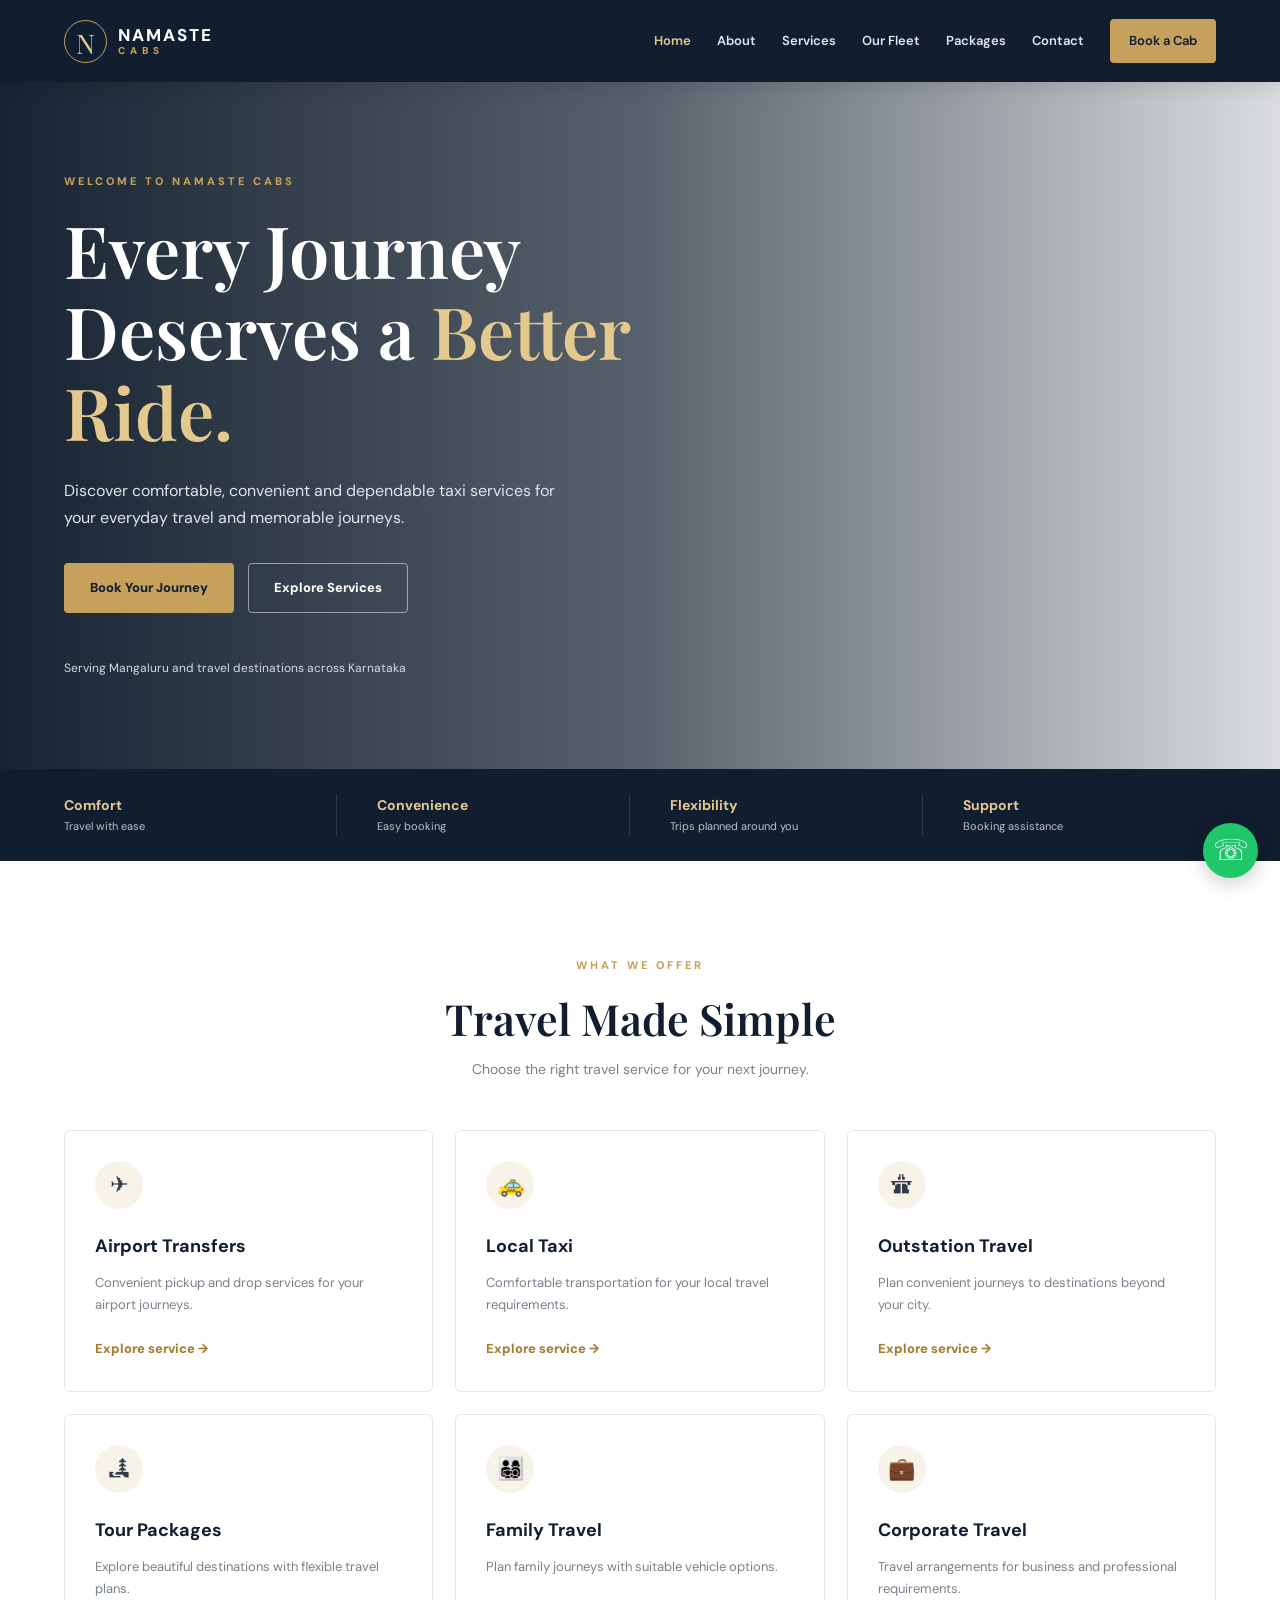
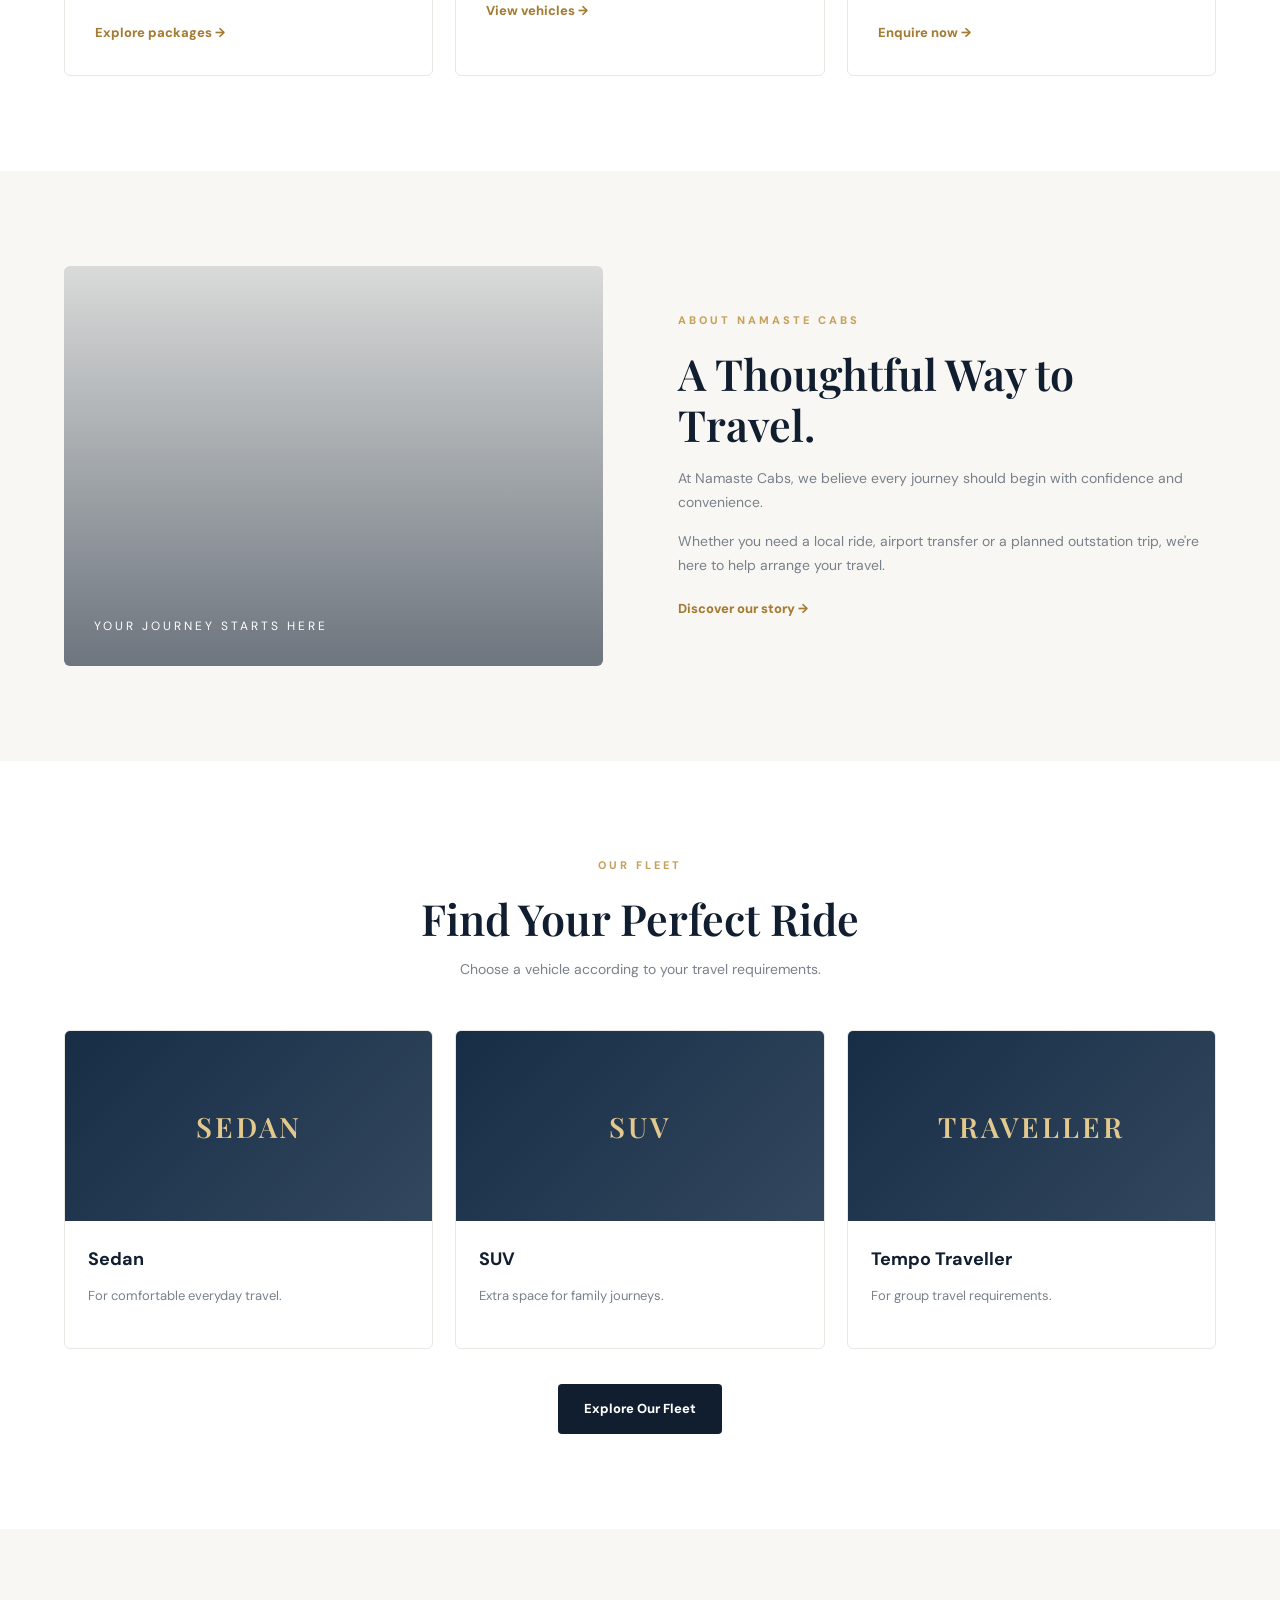
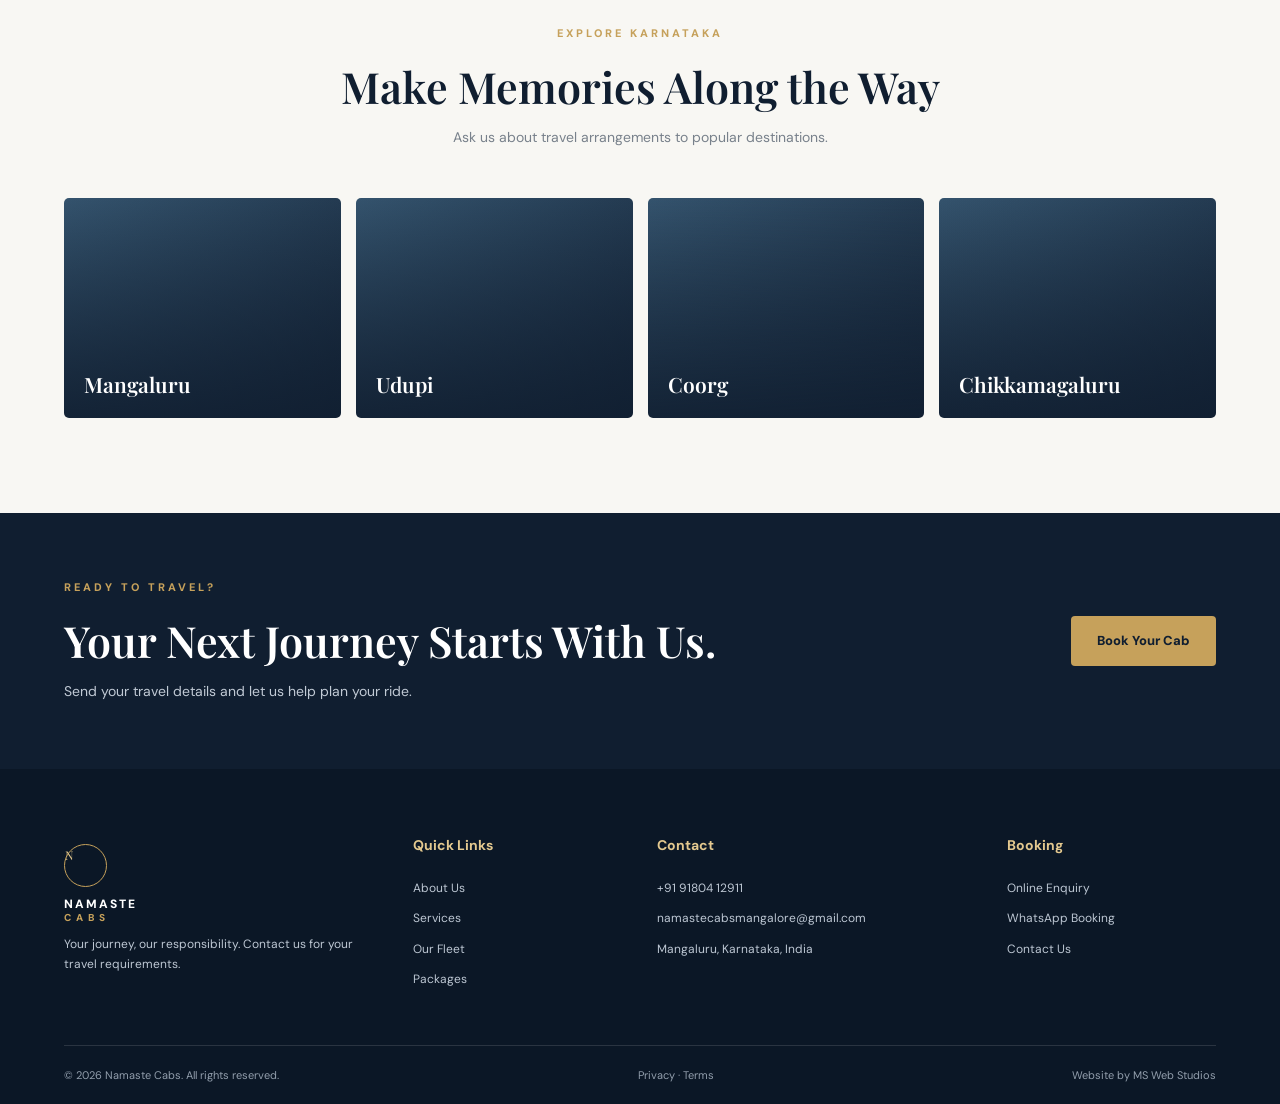
<file: index.html>
<!DOCTYPE html>
<html lang="en">
<head>
  <meta charset="UTF-8">
  <meta name="viewport" content="width=device-width, initial-scale=1.0">

  <title>Namaste Cabs | Premium Taxi Service in Mangaluru</title>
  <meta name="description" content="Book comfortable taxi services in Mangaluru for airport transfers, local travel, outstation journeys and Karnataka tours. Contact Namaste Cabs.">
  <meta name="keywords" content="Mangalore taxi service, Mangaluru cab service, airport taxi Mangalore, outstation taxi, Karnataka tours">
  <meta name="author" content="Namaste Cabs">
  <meta name="theme-color" content="#101e30">
  <link rel="canonical" href="https://namastecabs.co.in/">

  <meta property="og:title" content="Namaste Cabs | Premium Taxi Service">
  <meta property="og:description" content="Travel comfortably with Namaste Cabs. Book your next journey today.">
  <meta property="og:type" content="website">
  <meta property="og:url" content="https://namastecabs.co.in/">

  <link rel="preconnect" href="https://fonts.googleapis.com">
  <link rel="preconnect" href="https://fonts.gstatic.com" crossorigin>
  <link href="https://fonts.googleapis.com/css2?family=DM+Sans:wght@400;500;600;700;800&family=Playfair+Display:wght@500;600;700&display=swap" rel="stylesheet">

  <link rel="stylesheet" href="css/style.css">

  <script type="application/ld+json">
  {
    "@context": "https://schema.org",
    "@type": "TaxiService",
    "name": "Namaste Cabs",
    "url": "https://namastecabs.co.in/",
    "telephone": "+919180412911",
    "email": "namastecabsmangalore@gmail.com",
    "areaServed": {
      "@type": "City",
      "name": "Mangaluru"
    },
    "address": {
      "@type": "PostalAddress",
      "addressLocality": "Mangaluru",
      "addressRegion": "Karnataka",
      "addressCountry": "IN"
    }
  }
  </script>
</head>

<body>

<header class="header">
  <div class="container nav-container">
    <a href="index.html" class="brand">
      <span class="brand-symbol">N</span>
      <span class="brand-name">NAMASTE <small>CABS</small></span>
    </a>

    <button class="menu-toggle" id="menuToggle" aria-label="Toggle navigation" aria-expanded="false">
      <span></span><span></span><span></span>
    </button>

    <nav class="nav" id="mainNav">
      <a href="index.html" class="active">Home</a>
      <a href="about.html">About</a>
      <a href="services.html">Services</a>
      <a href="fleet.html">Our Fleet</a>
      <a href="packages.html">Packages</a>
      <a href="contact.html">Contact</a>
      <a href="booking.html" class="nav-book">Book a Cab</a>
    </nav>
  </div>
</header>

<main>

<section class="hero">
  <div class="hero-overlay"></div>
  <div class="container hero-content">
    <span class="eyebrow">WELCOME TO NAMASTE CABS</span>
    <h1>Every Journey<br>Deserves a <span>Better Ride.</span></h1>
    <p>Discover comfortable, convenient and dependable taxi services for your everyday travel and memorable journeys.</p>
    <div class="hero-buttons">
      <a href="booking.html" class="btn btn-gold">Book Your Journey</a>
      <a href="services.html" class="btn btn-outline">Explore Services</a>
    </div>
    <div class="hero-note">Serving Mangaluru and travel destinations across Karnataka</div>
  </div>
</section>

<section class="trust-strip">
  <div class="container trust-grid">
    <div><strong>Comfort</strong><span>Travel with ease</span></div>
    <div><strong>Convenience</strong><span>Easy booking</span></div>
    <div><strong>Flexibility</strong><span>Trips planned around you</span></div>
    <div><strong>Support</strong><span>Booking assistance</span></div>
  </div>
</section>

<section class="section">
  <div class="container">
    <div class="section-heading">
      <span class="eyebrow">WHAT WE OFFER</span>
      <h2>Travel Made Simple</h2>
      <p>Choose the right travel service for your next journey.</p>
    </div>

    <div class="grid-3">
      <article class="service-card">
        <div class="card-icon">✈</div>
        <h3>Airport Transfers</h3>
        <p>Convenient pickup and drop services for your airport journeys.</p>
        <a href="services.html">Explore service →</a>
      </article>

      <article class="service-card">
        <div class="card-icon">🚕</div>
        <h3>Local Taxi</h3>
        <p>Comfortable transportation for your local travel requirements.</p>
        <a href="services.html">Explore service →</a>
      </article>

      <article class="service-card">
        <div class="card-icon">🛣</div>
        <h3>Outstation Travel</h3>
        <p>Plan convenient journeys to destinations beyond your city.</p>
        <a href="services.html">Explore service →</a>
      </article>

      <article class="service-card">
        <div class="card-icon">🏞</div>
        <h3>Tour Packages</h3>
        <p>Explore beautiful destinations with flexible travel plans.</p>
        <a href="packages.html">Explore packages →</a>
      </article>

      <article class="service-card">
        <div class="card-icon">👨‍👩‍👧‍👦</div>
        <h3>Family Travel</h3>
        <p>Plan family journeys with suitable vehicle options.</p>
        <a href="fleet.html">View vehicles →</a>
      </article>

      <article class="service-card">
        <div class="card-icon">💼</div>
        <h3>Corporate Travel</h3>
        <p>Travel arrangements for business and professional requirements.</p>
        <a href="contact.html">Enquire now →</a>
      </article>
    </div>
  </div>
</section>

<section class="section about-preview">
  <div class="container split">
    <div class="about-visual">
      <div class="about-image">
        <span>YOUR JOURNEY STARTS HERE</span>
      </div>
    </div>
    <div class="about-copy">
      <span class="eyebrow">ABOUT NAMASTE CABS</span>
      <h2>A Thoughtful Way to Travel.</h2>
      <p>At Namaste Cabs, we believe every journey should begin with confidence and convenience.</p>
      <p>Whether you need a local ride, airport transfer or a planned outstation trip, we're here to help arrange your travel.</p>
      <a href="about.html" class="text-link">Discover our story →</a>
    </div>
  </div>
</section>

<section class="section fleet-preview">
  <div class="container">
    <div class="section-heading">
      <span class="eyebrow">OUR FLEET</span>
      <h2>Find Your Perfect Ride</h2>
      <p>Choose a vehicle according to your travel requirements.</p>
    </div>
    <div class="grid-3">
      <article class="fleet-card">
        <div class="fleet-placeholder">SEDAN</div>
        <div class="fleet-info"><h3>Sedan</h3><p>For comfortable everyday travel.</p></div>
      </article>
      <article class="fleet-card">
        <div class="fleet-placeholder">SUV</div>
        <div class="fleet-info"><h3>SUV</h3><p>Extra space for family journeys.</p></div>
      </article>
      <article class="fleet-card">
        <div class="fleet-placeholder">TRAVELLER</div>
        <div class="fleet-info"><h3>Tempo Traveller</h3><p>For group travel requirements.</p></div>
      </article>
    </div>
    <div class="center"><a href="fleet.html" class="btn btn-dark">Explore Our Fleet</a></div>
  </div>
</section>

<section class="section destination-section">
  <div class="container">
    <div class="section-heading">
      <span class="eyebrow">EXPLORE KARNATAKA</span>
      <h2>Make Memories Along the Way</h2>
      <p>Ask us about travel arrangements to popular destinations.</p>
    </div>
    <div class="destination-grid">
      <div class="destination"><span>Mangaluru</span></div>
      <div class="destination"><span>Udupi</span></div>
      <div class="destination"><span>Coorg</span></div>
      <div class="destination"><span>Chikkamagaluru</span></div>
    </div>
  </div>
</section>

<section class="booking-banner">
  <div class="container banner-content">
    <div>
      <span class="eyebrow">READY TO TRAVEL?</span>
      <h2>Your Next Journey Starts With Us.</h2>
      <p>Send your travel details and let us help plan your ride.</p>
    </div>
    <a href="booking.html" class="btn btn-gold">Book Your Cab</a>
  </div>
</section>

</main>

<footer class="footer">
  <div class="container footer-grid">
    <div>
      <a href="index.html" class="brand footer-brand">
        <span class="brand-symbol">N</span>
        <span class="brand-name">NAMASTE <small>CABS</small></span>
      </a>
      <p>Your journey, our responsibility. Contact us for your travel requirements.</p>
    </div>
    <div>
      <h3>Quick Links</h3>
      <a href="about.html">About Us</a>
      <a href="services.html">Services</a>
      <a href="fleet.html">Our Fleet</a>
      <a href="packages.html">Packages</a>
    </div>
    <div>
      <h3>Contact</h3>
      <a href="tel:+919180412911">+91 91804 12911</a>
      <a href="mailto:namastecabsmangalore@gmail.com">namastecabsmangalore@gmail.com</a>
      <span>Mangaluru, Karnataka, India</span>
    </div>
    <div>
      <h3>Booking</h3>
      <a href="booking.html">Online Enquiry</a>
      <a href="https://wa.me/919180412911" target="_blank" rel="noopener">WhatsApp Booking</a>
      <a href="contact.html">Contact Us</a>
    </div>
  </div>
  <div class="container footer-bottom">
    <span>© <span id="year"></span> Namaste Cabs. All rights reserved.</span>
    <span><a href="privacy-policy.html">Privacy</a> · <a href="terms.html">Terms</a></span>
    <span>Website by MS Web Studios</span>
  </div>
</footer>

<a class="whatsapp-float" href="https://wa.me/919180412911?text=Hello%20Namaste%20Cabs%2C%20I%20need%20a%20taxi." target="_blank" rel="noopener" aria-label="Chat on WhatsApp">☏</a>

<script src="js/script.js"></script>
</body>
</html>
</file>
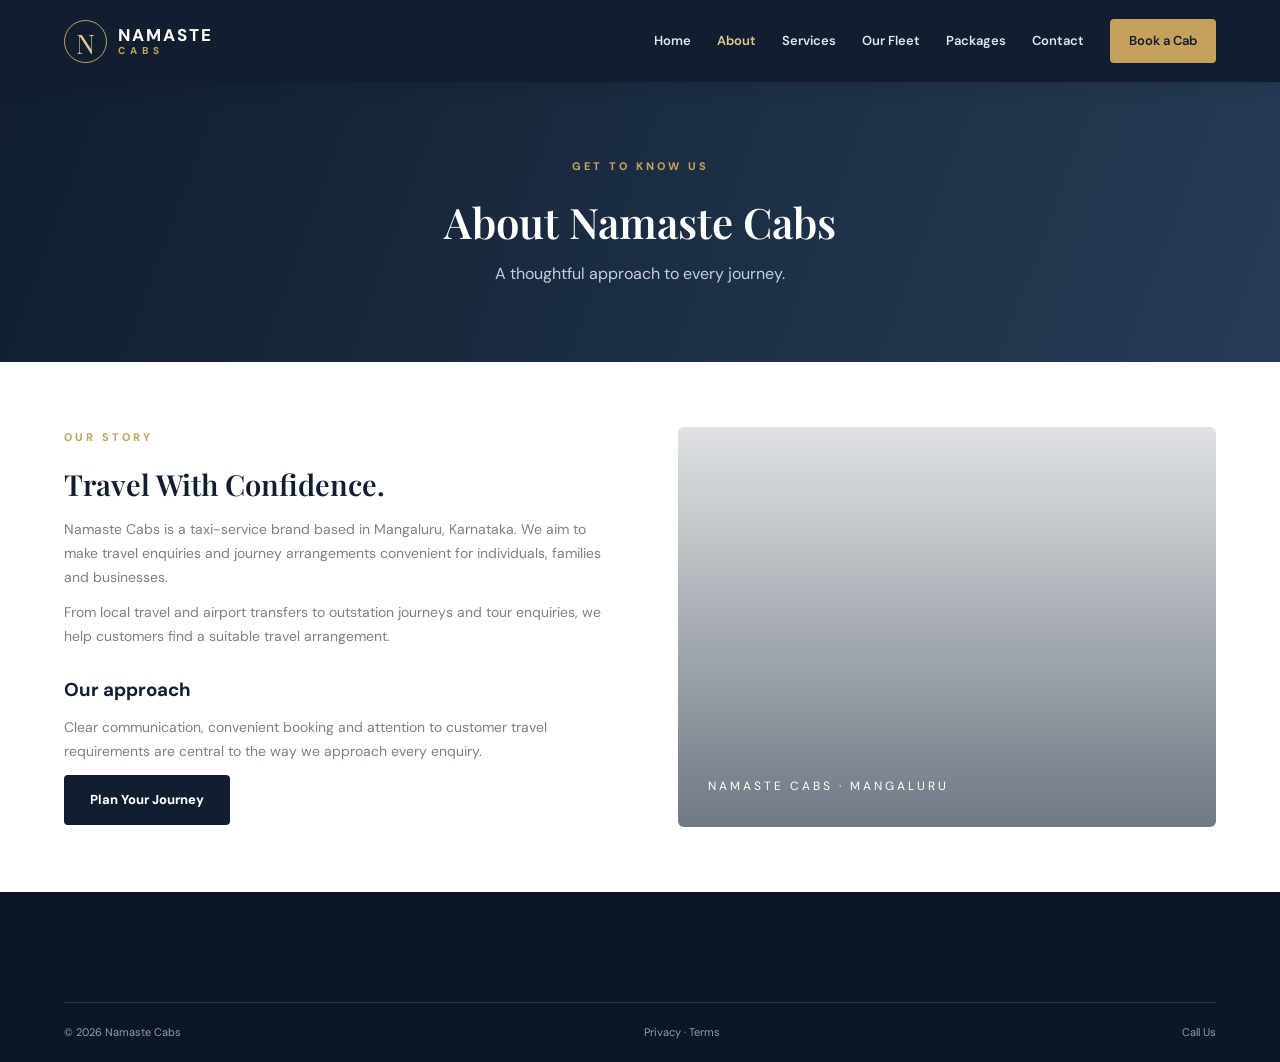
<file: about.html>
<!DOCTYPE html>
<html lang="en">
<head>
<meta charset="UTF-8">
<meta name="viewport" content="width=device-width,initial-scale=1">
<title>About Namaste Cabs | Mangaluru</title>
<meta name="description" content="Learn about Namaste Cabs and our approach to comfortable and convenient taxi travel in Mangaluru, Karnataka.">
<link rel="canonical" href="https://namastecabs.co.in/about.html">
<link href="https://fonts.googleapis.com/css2?family=DM+Sans:wght@400;600;700&family=Playfair+Display:wght@600;700&display=swap" rel="stylesheet">
<link rel="stylesheet" href="css/style.css">
</head>
<body>
<header class="header"><div class="container nav-container">
<a href="index.html" class="brand"><span class="brand-symbol">N</span><span class="brand-name">NAMASTE <small>CABS</small></span></a>
<button class="menu-toggle" id="menuToggle" aria-label="Toggle navigation"><span></span><span></span><span></span></button>
<nav class="nav" id="mainNav">
<a href="index.html">Home</a><a href="about.html" class="active">About</a><a href="services.html">Services</a><a href="fleet.html">Our Fleet</a><a href="packages.html">Packages</a><a href="contact.html">Contact</a><a href="booking.html" class="nav-book">Book a Cab</a>
</nav></div></header>
<section class="page-hero"><div class="container"><span class="eyebrow">GET TO KNOW US</span><h1>About Namaste Cabs</h1><p>A thoughtful approach to every journey.</p></div></section>
<section class="content-section"><div class="container split">
<div><span class="eyebrow">OUR STORY</span><h2>Travel With Confidence.</h2>
<p>Namaste Cabs is a taxi-service brand based in Mangaluru, Karnataka. We aim to make travel enquiries and journey arrangements convenient for individuals, families and businesses.</p>
<p>From local travel and airport transfers to outstation journeys and tour enquiries, we help customers find a suitable travel arrangement.</p>
<h3>Our approach</h3>
<p>Clear communication, convenient booking and attention to customer travel requirements are central to the way we approach every enquiry.</p>
<a href="booking.html" class="btn btn-dark">Plan Your Journey</a></div>
<div class="about-image"><span>NAMASTE CABS · MANGALURU</span></div>
</div></section>
<footer class="footer"><div class="container footer-bottom"><span>© <span id="year"></span> Namaste Cabs</span><span><a href="privacy-policy.html">Privacy</a> · <a href="terms.html">Terms</a></span><a href="tel:+919180412911">Call Us</a></div></footer>
<script src="js/script.js"></script>
</body></html>
</file>
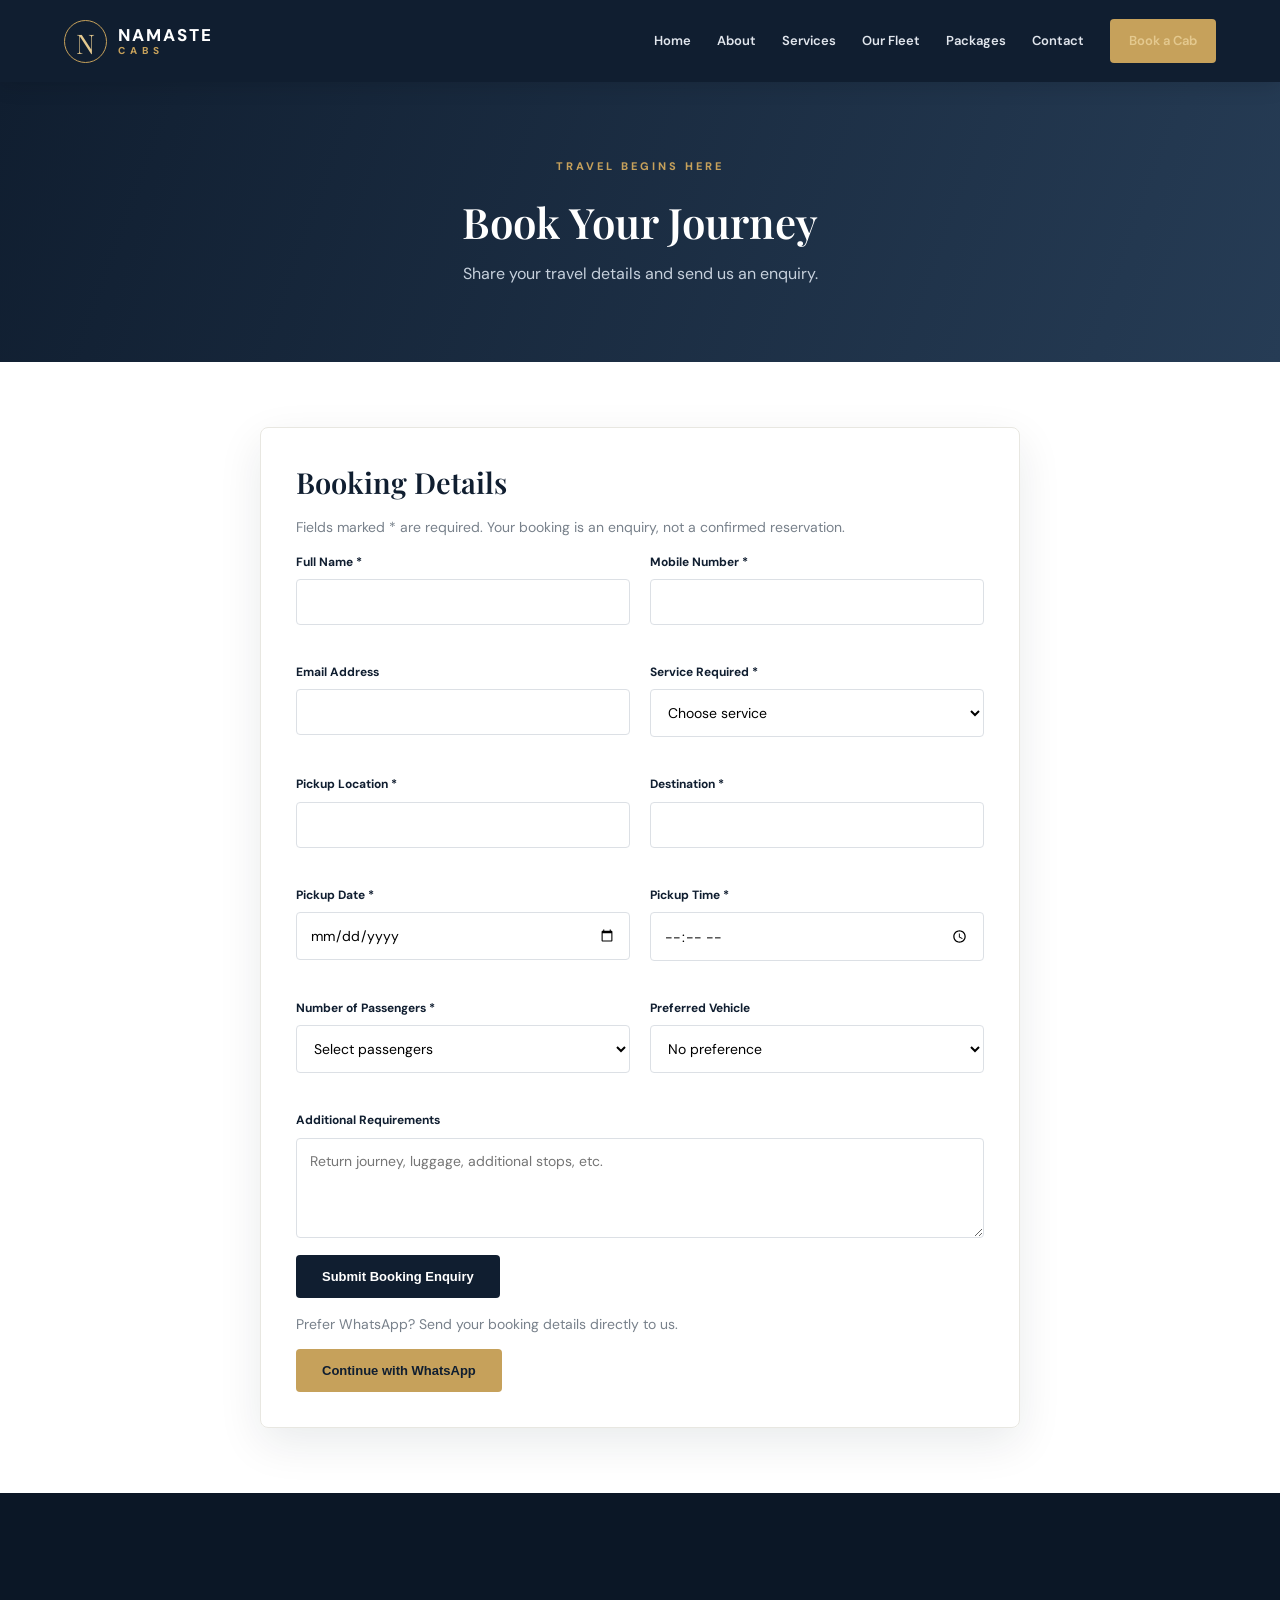
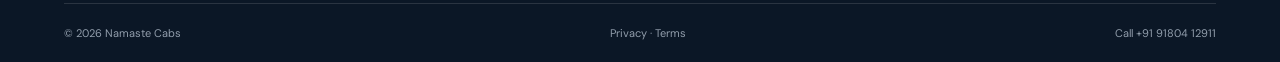
<file: booking.html>
<!DOCTYPE html>
<html lang="en">
<head>
  <meta charset="UTF-8">
  <meta name="viewport" content="width=device-width, initial-scale=1">
  <title>Book a Taxi | Namaste Cabs Mangaluru</title>
  <meta name="description" content="Book a taxi with Namaste Cabs in Mangaluru. Send your pickup, destination and travel details online or through WhatsApp.">
  <link rel="canonical" href="https://namastecabs.co.in/booking.html">
  <link href="https://fonts.googleapis.com/css2?family=DM+Sans:wght@400;600;700&family=Playfair+Display:wght@600;700&display=swap" rel="stylesheet">
  <link rel="stylesheet" href="css/style.css">
</head>
<body>

<header class="header">
  <div class="container nav-container">
    <a href="index.html" class="brand">
      <span class="brand-symbol">N</span>
      <span class="brand-name">NAMASTE <small>CABS</small></span>
    </a>
    <button class="menu-toggle" id="menuToggle" aria-label="Toggle navigation" aria-expanded="false"><span></span><span></span><span></span></button>
    <nav class="nav" id="mainNav">
      <a href="index.html">Home</a>
      <a href="about.html">About</a>
      <a href="services.html">Services</a>
      <a href="fleet.html">Our Fleet</a>
      <a href="packages.html">Packages</a>
      <a href="contact.html">Contact</a>
      <a href="booking.html" class="nav-book active">Book a Cab</a>
    </nav>
  </div>
</header>

<section class="page-hero">
  <div class="container">
    <span class="eyebrow">TRAVEL BEGINS HERE</span>
    <h1>Book Your Journey</h1>
    <p>Share your travel details and send us an enquiry.</p>
  </div>
</section>

<section class="content-section">
  <div class="container">
    <form class="form-card" id="bookingForm">
      <input type="hidden" name="_subject" value="New Namaste Cabs Booking Enquiry">
      <input type="hidden" name="_template" value="table">

      <h2>Booking Details</h2>
      <p>Fields marked * are required. Your booking is an enquiry, not a confirmed reservation.</p>

      <div class="form-grid">
        <div class="form-group">
          <label for="name">Full Name *</label>
          <input id="name" name="Customer Name" required maxlength="80" autocomplete="name">
        </div>

        <div class="form-group">
          <label for="phone">Mobile Number *</label>
          <input id="phone" name="Mobile Number" type="tel" required maxlength="15" autocomplete="tel" pattern="[0-9+ -]{8,15}">
        </div>

        <div class="form-group">
          <label for="email">Email Address</label>
          <input id="email" name="Email" type="email" autocomplete="email">
        </div>

        <div class="form-group">
          <label for="service">Service Required *</label>
          <select id="service" name="Service Required" required>
            <option value="">Choose service</option>
            <option>Local Taxi</option>
            <option>Airport Pickup</option>
            <option>Airport Drop</option>
            <option>Railway Station Transfer</option>
            <option>Outstation Travel</option>
            <option>Tour Package</option>
            <option>Corporate Travel</option>
            <option>Other</option>
          </select>
        </div>

        <div class="form-group">
          <label for="pickup">Pickup Location *</label>
          <input id="pickup" name="Pickup Location" required>
        </div>

        <div class="form-group">
          <label for="destination">Destination *</label>
          <input id="destination" name="Destination" required>
        </div>

        <div class="form-group">
          <label for="date">Pickup Date *</label>
          <input id="date" name="Pickup Date" type="date" required>
        </div>

        <div class="form-group">
          <label for="time">Pickup Time *</label>
          <input id="time" name="Pickup Time" type="time" required>
        </div>

        <div class="form-group">
          <label for="passengers">Number of Passengers *</label>
          <select id="passengers" name="Passengers" required>
            <option value="">Select passengers</option>
            <option>1</option><option>2</option><option>3</option>
            <option>4</option><option>5</option><option>6</option>
            <option>7</option><option>8</option><option>9</option>
            <option>10+</option>
          </select>
        </div>

        <div class="form-group">
          <label for="vehicle">Preferred Vehicle</label>
          <select id="vehicle" name="Preferred Vehicle">
            <option>No preference</option>
            <option>Sedan</option>
            <option>SUV</option>
            <option>Tempo Traveller</option>
          </select>
        </div>

        <div class="form-group full-width">
          <label for="message">Additional Requirements</label>
          <textarea id="message" name="Additional Requirements" maxlength="1000" placeholder="Return journey, luggage, additional stops, etc."></textarea>
        </div>
      </div>

      <button type="submit" class="btn btn-dark">Submit Booking Enquiry</button>
      <p id="formMessage" class="form-message" aria-live="polite"></p>

      <div class="divider"></div>
      <p>Prefer WhatsApp? Send your booking details directly to us.</p>
      <button type="button" id="whatsappBooking" class="btn btn-gold">Continue with WhatsApp</button>
    </form>
  </div>
</section>

<footer class="footer">
  <div class="container footer-bottom">
    <span>© <span id="year"></span> Namaste Cabs</span>
    <span><a href="privacy-policy.html">Privacy</a> · <a href="terms.html">Terms</a></span>
    <a href="tel:+919180412911">Call +91 91804 12911</a>
  </div>
</footer>

<script src="js/script.js"></script>
<script>
document.getElementById("date").min = new Date().toLocaleDateString("en-CA");

document.getElementById("whatsappBooking").addEventListener("click", () => {
  const form = document.getElementById("bookingForm");

  if (!form.reportValidity()) return;

  const data = new FormData(form);
  let message = "Hello Namaste Cabs! I would like to enquire about a booking.\n\n";

  for (const [key, value] of data.entries()) {
    if (value && !key.startsWith("_")) {
      message += key + ": " + value + "\n";
    }
  }

  window.open(
    "https://wa.me/919180412911?text=" + encodeURIComponent(message),
    "_blank",
    "noopener"
  );
});
</script>
</body>
</html>
</file>
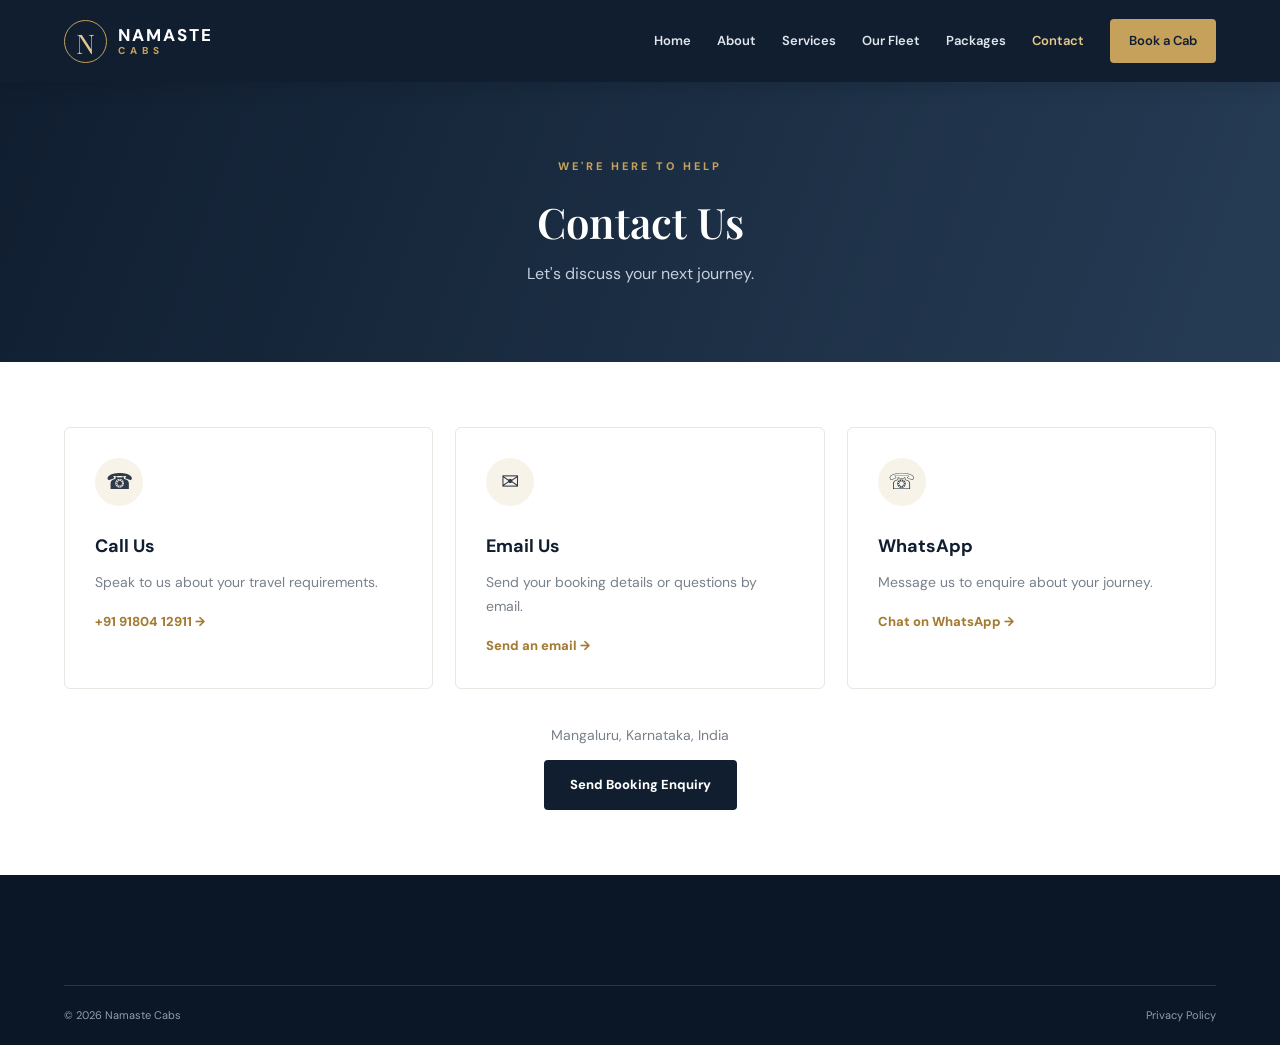
<file: contact.html>
<!DOCTYPE html>
<html lang="en">
<head>
<meta charset="UTF-8"><meta name="viewport" content="width=device-width,initial-scale=1">
<title>Contact Namaste Cabs | Mangaluru</title>
<meta name="description" content="Contact Namaste Cabs for taxi booking, airport transfers, local travel and tour enquiries in Mangaluru.">
<link rel="canonical" href="https://namastecabs.co.in/contact.html">
<link href="https://fonts.googleapis.com/css2?family=DM+Sans:wght@400;600;700&family=Playfair+Display:wght@600;700&display=swap" rel="stylesheet"><link rel="stylesheet" href="css/style.css">
</head>
<body>
<header class="header"><div class="container nav-container"><a href="index.html" class="brand"><span class="brand-symbol">N</span><span class="brand-name">NAMASTE <small>CABS</small></span></a><button class="menu-toggle" id="menuToggle" aria-label="Toggle navigation"><span></span><span></span><span></span></button><nav class="nav" id="mainNav"><a href="index.html">Home</a><a href="about.html">About</a><a href="services.html">Services</a><a href="fleet.html">Our Fleet</a><a href="packages.html">Packages</a><a href="contact.html" class="active">Contact</a><a href="booking.html" class="nav-book">Book a Cab</a></nav></div></header>
<section class="page-hero"><div class="container"><span class="eyebrow">WE'RE HERE TO HELP</span><h1>Contact Us</h1><p>Let's discuss your next journey.</p></div></section>
<section class="content-section"><div class="container grid-3">
<article class="service-card"><div class="card-icon">☎</div><h3>Call Us</h3><p>Speak to us about your travel requirements.</p><a href="tel:+919180412911">+91 91804 12911 →</a></article>
<article class="service-card"><div class="card-icon">✉</div><h3>Email Us</h3><p>Send your booking details or questions by email.</p><a href="mailto:namastecabsmangalore@gmail.com">Send an email →</a></article>
<article class="service-card"><div class="card-icon">☏</div><h3>WhatsApp</h3><p>Message us to enquire about your journey.</p><a href="https://wa.me/919180412911" target="_blank" rel="noopener">Chat on WhatsApp →</a></article>
</div>
<div class="center"><p>Mangaluru, Karnataka, India</p><a class="btn btn-dark" href="booking.html">Send Booking Enquiry</a></div>
</section>
<footer class="footer"><div class="container footer-bottom"><span>© <span id="year"></span> Namaste Cabs</span><a href="privacy-policy.html">Privacy Policy</a></div></footer>
<script src="js/script.js"></script></body></html>
</file>
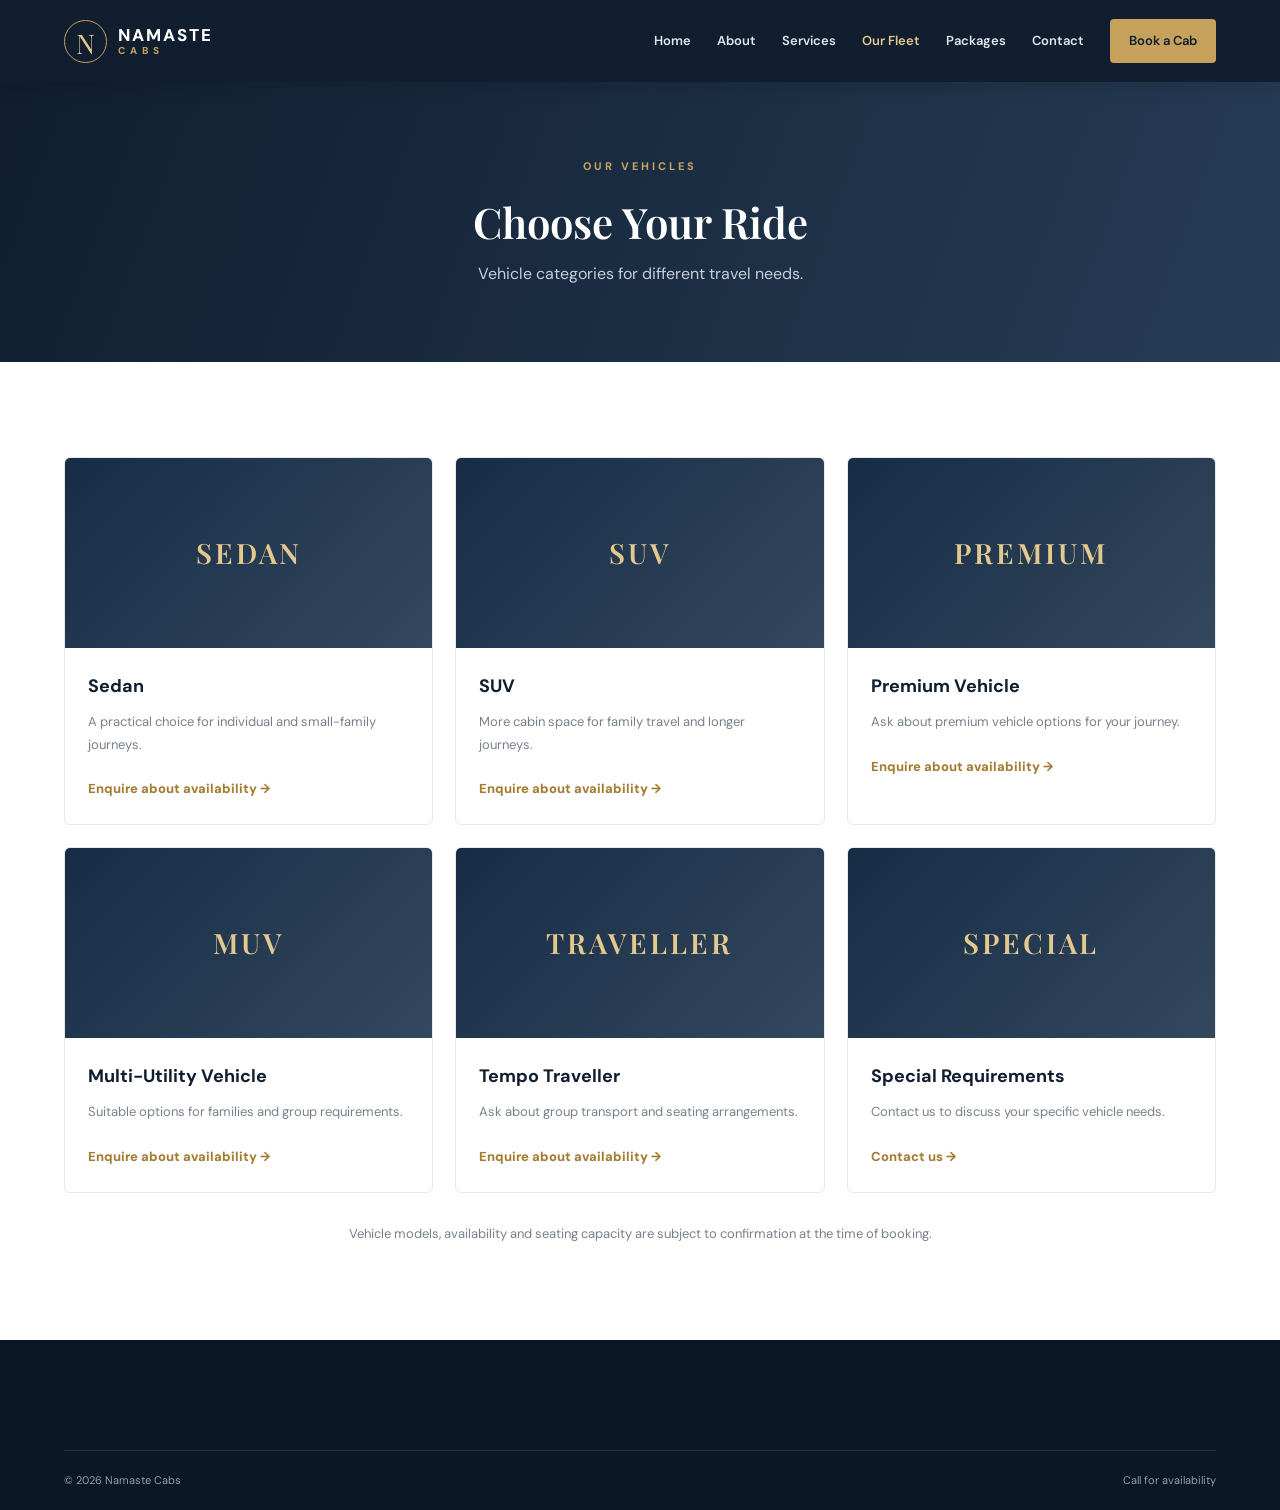
<file: fleet.html>
<!DOCTYPE html>
<html lang="en">
<head>
<meta charset="UTF-8"><meta name="viewport" content="width=device-width,initial-scale=1">
<title>Our Taxi Fleet | Namaste Cabs Mangaluru</title>
<meta name="description" content="Explore vehicle categories for your travel requirements with Namaste Cabs. Ask about vehicle availability.">
<link rel="canonical" href="https://namastecabs.co.in/fleet.html">
<link href="https://fonts.googleapis.com/css2?family=DM+Sans:wght@400;600;700&family=Playfair+Display:wght@600;700&display=swap" rel="stylesheet"><link rel="stylesheet" href="css/style.css">
</head>
<body>
<header class="header"><div class="container nav-container"><a href="index.html" class="brand"><span class="brand-symbol">N</span><span class="brand-name">NAMASTE <small>CABS</small></span></a><button class="menu-toggle" id="menuToggle" aria-label="Toggle navigation"><span></span><span></span><span></span></button><nav class="nav" id="mainNav"><a href="index.html">Home</a><a href="about.html">About</a><a href="services.html">Services</a><a href="fleet.html" class="active">Our Fleet</a><a href="packages.html">Packages</a><a href="contact.html">Contact</a><a href="booking.html" class="nav-book">Book a Cab</a></nav></div></header>
<section class="page-hero"><div class="container"><span class="eyebrow">OUR VEHICLES</span><h1>Choose Your Ride</h1><p>Vehicle categories for different travel needs.</p></div></section>
<section class="section"><div class="container"><div class="grid-3">
<article class="fleet-card"><div class="fleet-placeholder">SEDAN</div><div class="fleet-info"><h3>Sedan</h3><p>A practical choice for individual and small-family journeys.</p><a class="text-link" href="booking.html">Enquire about availability →</a></div></article>
<article class="fleet-card"><div class="fleet-placeholder">SUV</div><div class="fleet-info"><h3>SUV</h3><p>More cabin space for family travel and longer journeys.</p><a class="text-link" href="booking.html">Enquire about availability →</a></div></article>
<article class="fleet-card"><div class="fleet-placeholder">PREMIUM</div><div class="fleet-info"><h3>Premium Vehicle</h3><p>Ask about premium vehicle options for your journey.</p><a class="text-link" href="booking.html">Enquire about availability →</a></div></article>
<article class="fleet-card"><div class="fleet-placeholder">MUV</div><div class="fleet-info"><h3>Multi-Utility Vehicle</h3><p>Suitable options for families and group requirements.</p><a class="text-link" href="booking.html">Enquire about availability →</a></div></article>
<article class="fleet-card"><div class="fleet-placeholder">TRAVELLER</div><div class="fleet-info"><h3>Tempo Traveller</h3><p>Ask about group transport and seating arrangements.</p><a class="text-link" href="booking.html">Enquire about availability →</a></div></article>
<article class="fleet-card"><div class="fleet-placeholder">SPECIAL</div><div class="fleet-info"><h3>Special Requirements</h3><p>Contact us to discuss your specific vehicle needs.</p><a class="text-link" href="contact.html">Contact us →</a></div></article>
</div><p style="text-align:center;margin-top:30px;color:#78818b;font-size:13px">Vehicle models, availability and seating capacity are subject to confirmation at the time of booking.</p></div></section>
<footer class="footer"><div class="container footer-bottom"><span>© <span id="year"></span> Namaste Cabs</span><a href="tel:+919180412911">Call for availability</a></div></footer>
<script src="js/script.js"></script></body></html>
</file>
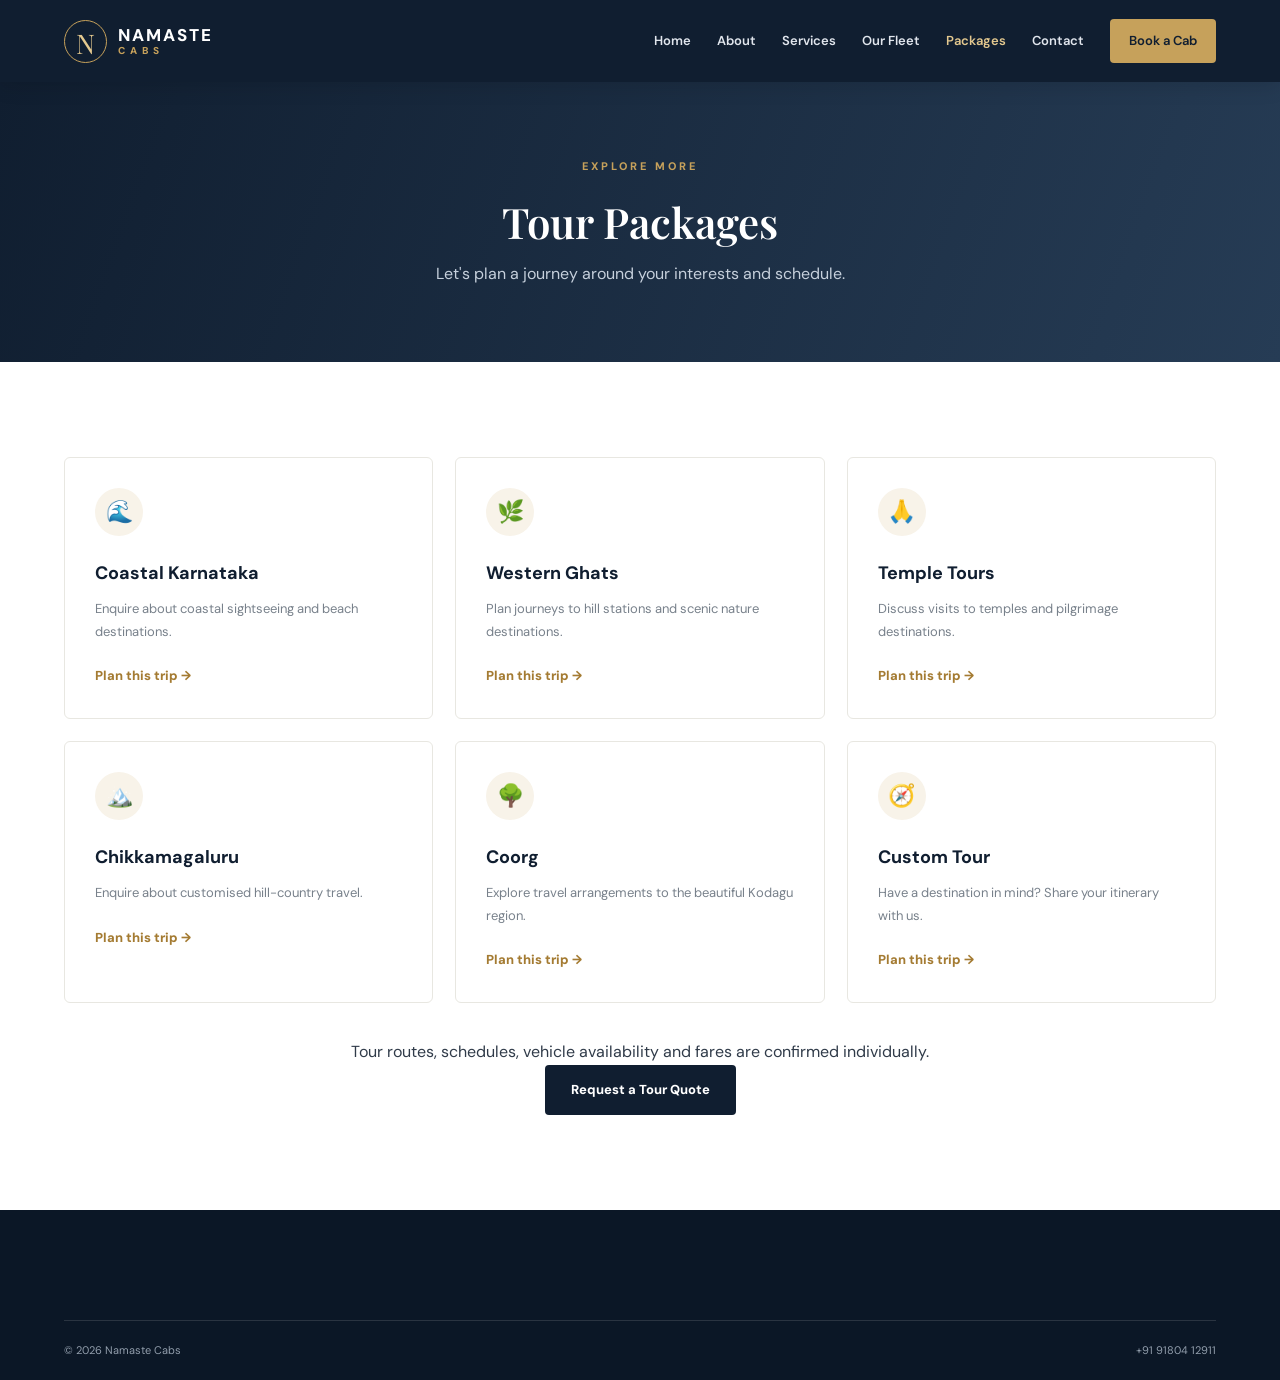
<file: packages.html>
<!DOCTYPE html>
<html lang="en">
<head>
<meta charset="UTF-8"><meta name="viewport" content="width=device-width,initial-scale=1">
<title>Taxi Tour Packages | Namaste Cabs</title>
<meta name="description" content="Enquire about customised taxi tour packages from Mangaluru to destinations across Karnataka.">
<link rel="canonical" href="https://namastecabs.co.in/packages.html">
<link href="https://fonts.googleapis.com/css2?family=DM+Sans:wght@400;600;700&family=Playfair+Display:wght@600;700&display=swap" rel="stylesheet"><link rel="stylesheet" href="css/style.css">
</head>
<body>
<header class="header"><div class="container nav-container"><a href="index.html" class="brand"><span class="brand-symbol">N</span><span class="brand-name">NAMASTE <small>CABS</small></span></a><button class="menu-toggle" id="menuToggle" aria-label="Toggle navigation"><span></span><span></span><span></span></button><nav class="nav" id="mainNav"><a href="index.html">Home</a><a href="about.html">About</a><a href="services.html">Services</a><a href="fleet.html">Our Fleet</a><a href="packages.html" class="active">Packages</a><a href="contact.html">Contact</a><a href="booking.html" class="nav-book">Book a Cab</a></nav></div></header>
<section class="page-hero"><div class="container"><span class="eyebrow">EXPLORE MORE</span><h1>Tour Packages</h1><p>Let's plan a journey around your interests and schedule.</p></div></section>
<section class="section"><div class="container"><div class="grid-3">
<article class="service-card"><div class="card-icon">🌊</div><h3>Coastal Karnataka</h3><p>Enquire about coastal sightseeing and beach destinations.</p><a href="booking.html">Plan this trip →</a></article>
<article class="service-card"><div class="card-icon">🌿</div><h3>Western Ghats</h3><p>Plan journeys to hill stations and scenic nature destinations.</p><a href="booking.html">Plan this trip →</a></article>
<article class="service-card"><div class="card-icon">🙏</div><h3>Temple Tours</h3><p>Discuss visits to temples and pilgrimage destinations.</p><a href="booking.html">Plan this trip →</a></article>
<article class="service-card"><div class="card-icon">🏔️</div><h3>Chikkamagaluru</h3><p>Enquire about customised hill-country travel.</p><a href="booking.html">Plan this trip →</a></article>
<article class="service-card"><div class="card-icon">🌳</div><h3>Coorg</h3><p>Explore travel arrangements to the beautiful Kodagu region.</p><a href="booking.html">Plan this trip →</a></article>
<article class="service-card"><div class="card-icon">🧭</div><h3>Custom Tour</h3><p>Have a destination in mind? Share your itinerary with us.</p><a href="booking.html">Plan this trip →</a></article>
</div><div class="center"><p>Tour routes, schedules, vehicle availability and fares are confirmed individually.</p><a href="booking.html" class="btn btn-dark">Request a Tour Quote</a></div></div></section>
<footer class="footer"><div class="container footer-bottom"><span>© <span id="year"></span> Namaste Cabs</span><a href="tel:+919180412911">+91 91804 12911</a></div></footer>
<script src="js/script.js"></script></body></html>
</file>
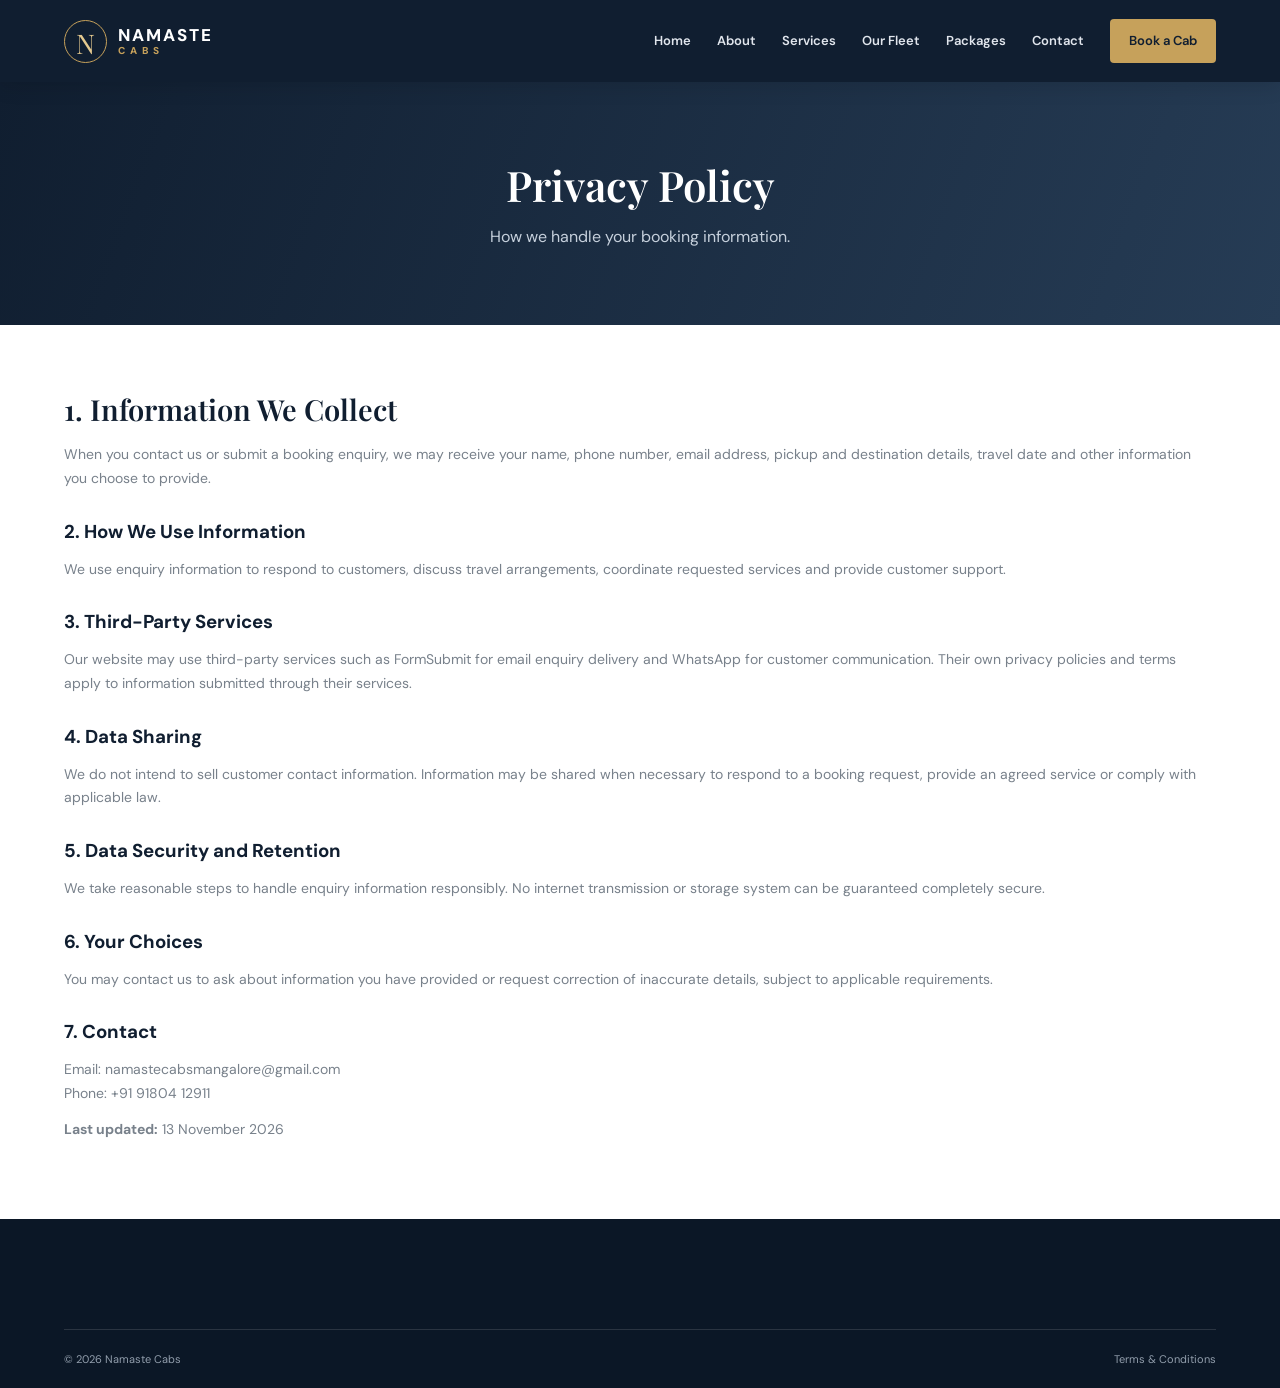
<file: privacy-policy.html>
<!DOCTYPE html>
<html lang="en">
<head>
<meta charset="UTF-8"><meta name="viewport" content="width=device-width,initial-scale=1">
<title>Privacy Policy | Namaste Cabs</title>
<meta name="description" content="Privacy policy for Namaste Cabs website and booking enquiries.">
<link rel="canonical" href="https://namastecabs.co.in/privacy-policy.html">
<link href="https://fonts.googleapis.com/css2?family=DM+Sans:wght@400;600;700&family=Playfair+Display:wght@600;700&display=swap" rel="stylesheet"><link rel="stylesheet" href="css/style.css">
</head>
<body>
<header class="header"><div class="container nav-container"><a href="index.html" class="brand"><span class="brand-symbol">N</span><span class="brand-name">NAMASTE <small>CABS</small></span></a><button class="menu-toggle" id="menuToggle" aria-label="Toggle navigation"><span></span><span></span><span></span></button><nav class="nav" id="mainNav"><a href="index.html">Home</a><a href="about.html">About</a><a href="services.html">Services</a><a href="fleet.html">Our Fleet</a><a href="packages.html">Packages</a><a href="contact.html">Contact</a><a href="booking.html" class="nav-book">Book a Cab</a></nav></div></header>
<section class="page-hero"><div class="container"><h1>Privacy Policy</h1><p>How we handle your booking information.</p></div></section>
<section class="content-section"><div class="container">
<h2>1. Information We Collect</h2>
<p>When you contact us or submit a booking enquiry, we may receive your name, phone number, email address, pickup and destination details, travel date and other information you choose to provide.</p>
<h3>2. How We Use Information</h3>
<p>We use enquiry information to respond to customers, discuss travel arrangements, coordinate requested services and provide customer support.</p>
<h3>3. Third-Party Services</h3>
<p>Our website may use third-party services such as FormSubmit for email enquiry delivery and WhatsApp for customer communication. Their own privacy policies and terms apply to information submitted through their services.</p>
<h3>4. Data Sharing</h3>
<p>We do not intend to sell customer contact information. Information may be shared when necessary to respond to a booking request, provide an agreed service or comply with applicable law.</p>
<h3>5. Data Security and Retention</h3>
<p>We take reasonable steps to handle enquiry information responsibly. No internet transmission or storage system can be guaranteed completely secure.</p>
<h3>6. Your Choices</h3>
<p>You may contact us to ask about information you have provided or request correction of inaccurate details, subject to applicable requirements.</p>
<h3>7. Contact</h3>
<p>Email: namastecabsmangalore@gmail.com<br>Phone: +91 91804 12911</p>
<p><strong>Last updated:</strong> 13 November 2026</p>
</div></section>
<footer class="footer"><div class="container footer-bottom"><span>© <span id="year"></span> Namaste Cabs</span><a href="terms.html">Terms & Conditions</a></div></footer>
<script src="js/script.js"></script></body></html>
</file>
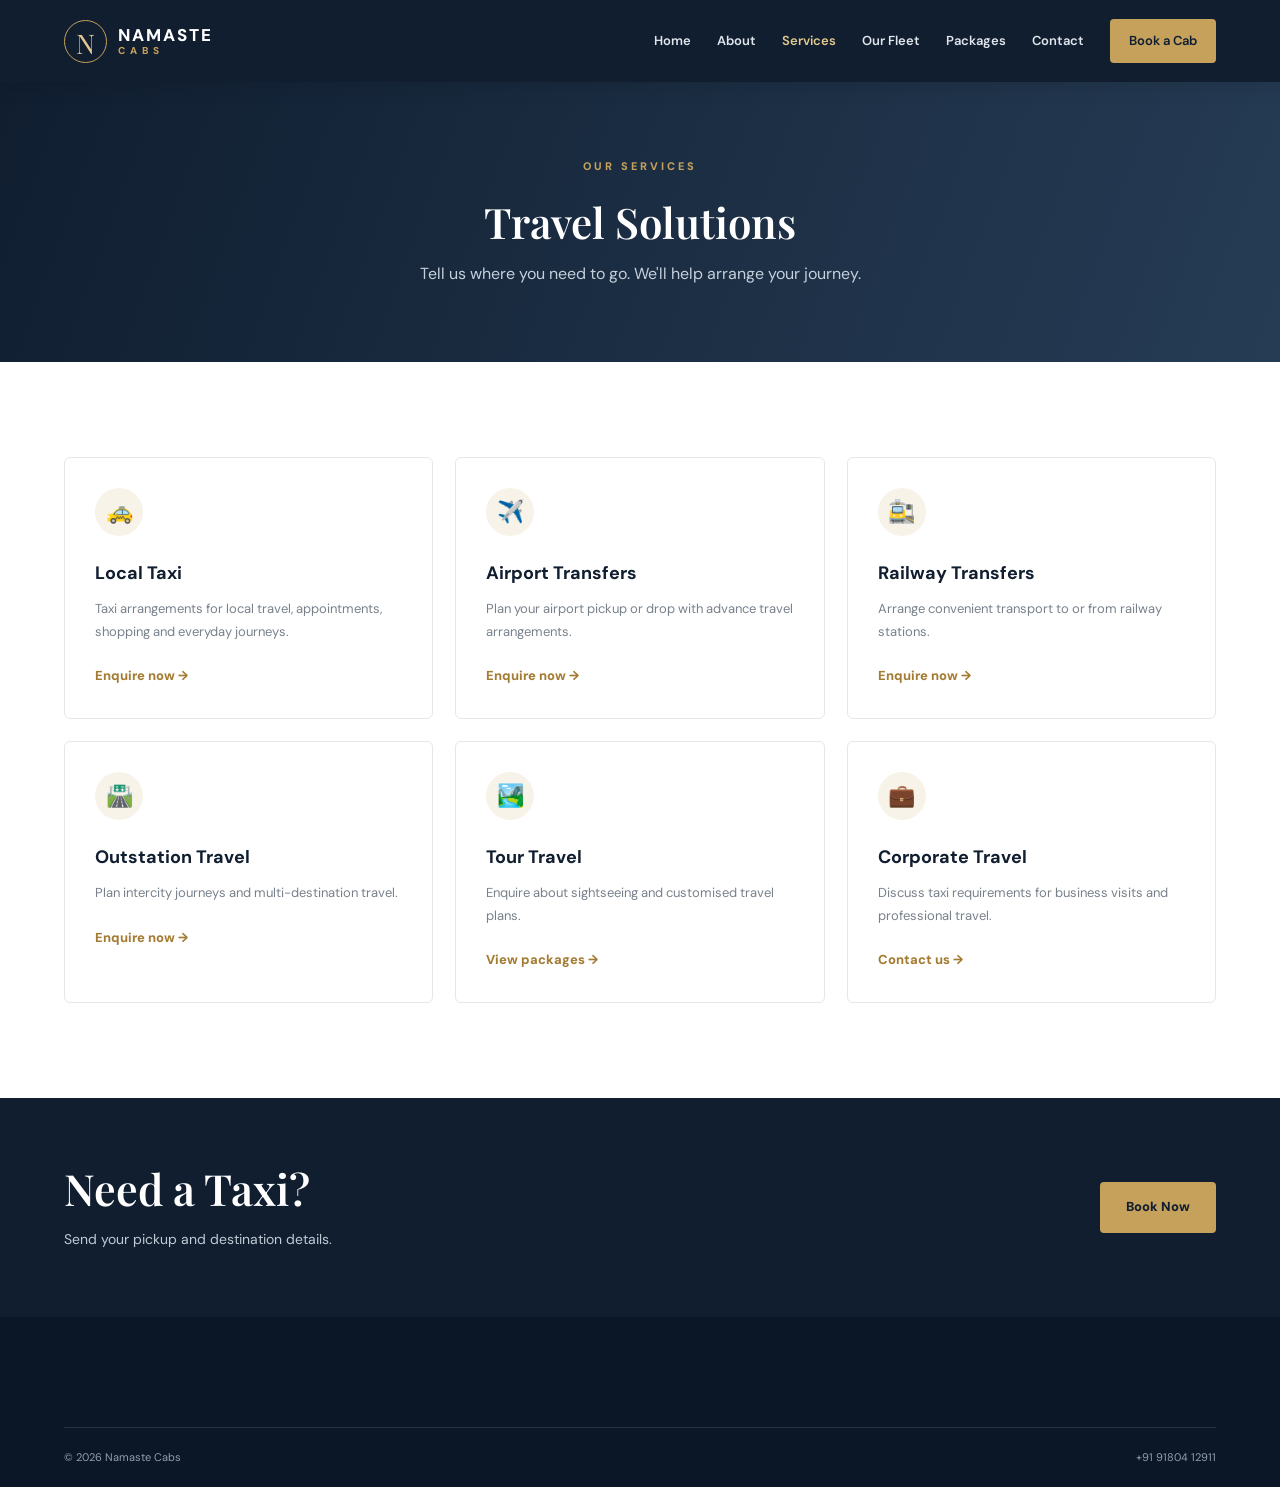
<file: services.html>
<!DOCTYPE html>
<html lang="en">
<head>
<meta charset="UTF-8"><meta name="viewport" content="width=device-width,initial-scale=1">
<title>Taxi Services in Mangaluru | Namaste Cabs</title>
<meta name="description" content="Explore local taxi, airport transfers, railway station transfers, outstation travel, family and corporate taxi enquiries with Namaste Cabs.">
<link rel="canonical" href="https://namastecabs.co.in/services.html">
<link href="https://fonts.googleapis.com/css2?family=DM+Sans:wght@400;600;700&family=Playfair+Display:wght@600;700&display=swap" rel="stylesheet"><link rel="stylesheet" href="css/style.css">
</head>
<body>
<header class="header"><div class="container nav-container"><a href="index.html" class="brand"><span class="brand-symbol">N</span><span class="brand-name">NAMASTE <small>CABS</small></span></a><button class="menu-toggle" id="menuToggle" aria-label="Toggle navigation"><span></span><span></span><span></span></button><nav class="nav" id="mainNav"><a href="index.html">Home</a><a href="about.html">About</a><a href="services.html" class="active">Services</a><a href="fleet.html">Our Fleet</a><a href="packages.html">Packages</a><a href="contact.html">Contact</a><a href="booking.html" class="nav-book">Book a Cab</a></nav></div></header>
<section class="page-hero"><div class="container"><span class="eyebrow">OUR SERVICES</span><h1>Travel Solutions</h1><p>Tell us where you need to go. We'll help arrange your journey.</p></div></section>
<section class="section"><div class="container"><div class="grid-3">
<article class="service-card"><div class="card-icon">🚕</div><h3>Local Taxi</h3><p>Taxi arrangements for local travel, appointments, shopping and everyday journeys.</p><a href="booking.html">Enquire now →</a></article>
<article class="service-card"><div class="card-icon">✈️</div><h3>Airport Transfers</h3><p>Plan your airport pickup or drop with advance travel arrangements.</p><a href="booking.html">Enquire now →</a></article>
<article class="service-card"><div class="card-icon">🚉</div><h3>Railway Transfers</h3><p>Arrange convenient transport to or from railway stations.</p><a href="booking.html">Enquire now →</a></article>
<article class="service-card"><div class="card-icon">🛣️</div><h3>Outstation Travel</h3><p>Plan intercity journeys and multi-destination travel.</p><a href="booking.html">Enquire now →</a></article>
<article class="service-card"><div class="card-icon">🏞️</div><h3>Tour Travel</h3><p>Enquire about sightseeing and customised travel plans.</p><a href="packages.html">View packages →</a></article>
<article class="service-card"><div class="card-icon">💼</div><h3>Corporate Travel</h3><p>Discuss taxi requirements for business visits and professional travel.</p><a href="contact.html">Contact us →</a></article>
</div></div></section>
<section class="booking-banner"><div class="container banner-content"><div><h2>Need a Taxi?</h2><p>Send your pickup and destination details.</p></div><a href="booking.html" class="btn btn-gold">Book Now</a></div></section>
<footer class="footer"><div class="container footer-bottom"><span>© <span id="year"></span> Namaste Cabs</span><a href="tel:+919180412911">+91 91804 12911</a></div></footer>
<script src="js/script.js"></script></body></html>
</file>
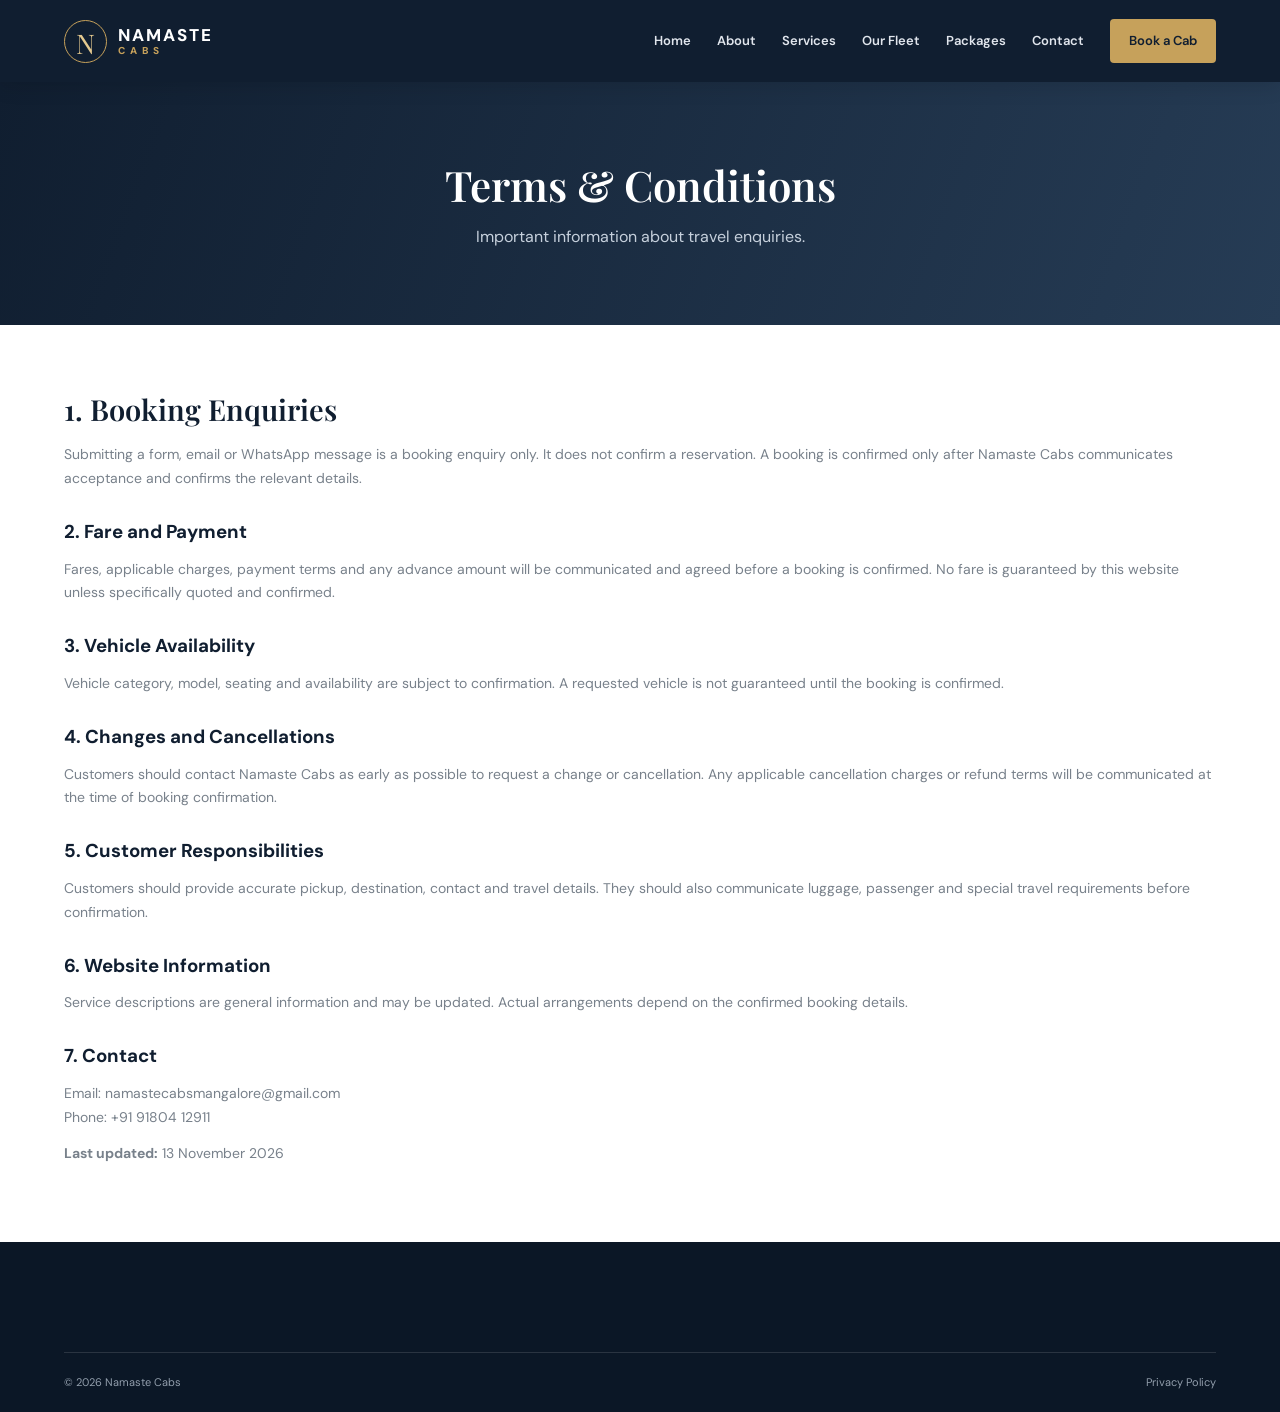
<file: terms.html>
<!DOCTYPE html>
<html lang="en">
<head>
<meta charset="UTF-8"><meta name="viewport" content="width=device-width,initial-scale=1">
<title>Terms and Conditions | Namaste Cabs</title>
<meta name="description" content="Website and booking enquiry terms for Namaste Cabs.">
<link rel="canonical" href="https://namastecabs.co.in/terms.html">
<link href="https://fonts.googleapis.com/css2?family=DM+Sans:wght@400;600;700&family=Playfair+Display:wght@600;700&display=swap" rel="stylesheet"><link rel="stylesheet" href="css/style.css">
</head>
<body>
<header class="header"><div class="container nav-container"><a href="index.html" class="brand"><span class="brand-symbol">N</span><span class="brand-name">NAMASTE <small>CABS</small></span></a><button class="menu-toggle" id="menuToggle" aria-label="Toggle navigation"><span></span><span></span><span></span></button><nav class="nav" id="mainNav"><a href="index.html">Home</a><a href="about.html">About</a><a href="services.html">Services</a><a href="fleet.html">Our Fleet</a><a href="packages.html">Packages</a><a href="contact.html">Contact</a><a href="booking.html" class="nav-book">Book a Cab</a></nav></div></header>
<section class="page-hero"><div class="container"><h1>Terms & Conditions</h1><p>Important information about travel enquiries.</p></div></section>
<section class="content-section"><div class="container">
<h2>1. Booking Enquiries</h2>
<p>Submitting a form, email or WhatsApp message is a booking enquiry only. It does not confirm a reservation. A booking is confirmed only after Namaste Cabs communicates acceptance and confirms the relevant details.</p>
<h3>2. Fare and Payment</h3>
<p>Fares, applicable charges, payment terms and any advance amount will be communicated and agreed before a booking is confirmed. No fare is guaranteed by this website unless specifically quoted and confirmed.</p>
<h3>3. Vehicle Availability</h3>
<p>Vehicle category, model, seating and availability are subject to confirmation. A requested vehicle is not guaranteed until the booking is confirmed.</p>
<h3>4. Changes and Cancellations</h3>
<p>Customers should contact Namaste Cabs as early as possible to request a change or cancellation. Any applicable cancellation charges or refund terms will be communicated at the time of booking confirmation.</p>
<h3>5. Customer Responsibilities</h3>
<p>Customers should provide accurate pickup, destination, contact and travel details. They should also communicate luggage, passenger and special travel requirements before confirmation.</p>
<h3>6. Website Information</h3>
<p>Service descriptions are general information and may be updated. Actual arrangements depend on the confirmed booking details.</p>
<h3>7. Contact</h3>
<p>Email: namastecabsmangalore@gmail.com<br>Phone: +91 91804 12911</p>
<p><strong>Last updated:</strong> 13 November 2026</p>
</div></section>
<footer class="footer"><div class="container footer-bottom"><span>© <span id="year"></span> Namaste Cabs</span><a href="privacy-policy.html">Privacy Policy</a></div></footer>
<script src="js/script.js"></script></body></html>
</file>
<file: css/style.css>
:root {
  --navy: #101e30;
  --navy-light: #1b3048;
  --gold: #c6a15b;
  --gold-light: #e4c98f;
  --white: #ffffff;
  --cream: #f8f7f3;
  --text: #303b49;
  --muted: #78818b;
  --border: #e8e7e1;
  --shadow: 0 15px 45px rgba(16,30,48,.09);
}

* { box-sizing: border-box; margin: 0; padding: 0; }

html { scroll-behavior: smooth; }

body {
  font-family: 'DM Sans', sans-serif;
  color: var(--text);
  line-height: 1.7;
  background: var(--white);
}

a { color: inherit; text-decoration: none; }

.container {
  width: min(1160px, 90%);
  margin: auto;
}

.header {
  height: 82px;
  background: var(--navy);
  position: sticky;
  top: 0;
  z-index: 1000;
  box-shadow: 0 3px 20px #0002;
}

.nav-container {
  height: 100%;
  display: flex;
  justify-content: space-between;
  align-items: center;
}

.brand { display: flex; align-items: center; gap: 11px; color: white; }

.brand-symbol {
  width: 43px;
  height: 43px;
  border: 1px solid var(--gold);
  border-radius: 50%;
  display: grid;
  place-items: center;
  font-family: 'Playfair Display', serif;
  font-size: 27px;
  color: var(--gold-light);
}

.brand-name {
  font-size: 17px;
  font-weight: 800;
  letter-spacing: 2px;
  line-height: 1.2;
}

.brand-name small {
  display: block;
  color: var(--gold);
  font-size: 10px;
  letter-spacing: 5px;
}

.nav { display: flex; align-items: center; gap: 26px; }

.nav a {
  color: #e1e6ed;
  font-size: 13px;
  font-weight: 600;
  transition: .2s;
}

.nav a:hover, .nav a.active { color: var(--gold-light); }

.nav .nav-book {
  padding: 11px 19px;
  background: var(--gold);
  color: var(--navy);
  border-radius: 4px;
}

.menu-toggle { display: none; }

.hero {
  min-height: 630px;
  display: flex;
  align-items: center;
  position: relative;
  color: white;
  background:
    linear-gradient(90deg, rgba(9,22,37,.94), rgba(9,22,37,.68), rgba(9,22,37,.15)),
    url('https://images.unsplash.com/photo-1519608487953-e999c86e7455?auto=format&fit=crop&w=2000&q=85') center/cover;
}

.hero-overlay { position: absolute; inset: 0; }

.hero-content { position: relative; padding: 90px 0; }

.eyebrow {
  color: var(--gold);
  font-size: 11px;
  letter-spacing: 3px;
  font-weight: 800;
  display: block;
  margin-bottom: 18px;
}

.hero h1 {
  font: 600 clamp(43px, 6vw, 72px)/1.13 'Playfair Display', serif;
  max-width: 700px;
  margin-bottom: 24px;
}

.hero h1 span { color: var(--gold-light); }

.hero-content > p {
  color: #e0e5eb;
  max-width: 520px;
  font-size: 16px;
  margin-bottom: 32px;
}

.hero-buttons { display: flex; gap: 14px; flex-wrap: wrap; }

.btn {
  display: inline-flex;
  justify-content: center;
  align-items: center;
  padding: 13px 25px;
  border-radius: 4px;
  font-size: 13px;
  font-weight: 800;
  transition: .25s;
  border: 1px solid transparent;
  cursor: pointer;
}

.btn:hover { transform: translateY(-3px); }

.btn-gold { background: var(--gold); color: var(--navy); }
.btn-gold:hover { background: var(--gold-light); }

.btn-outline { border-color: #ffffff80; color: white; }
.btn-outline:hover { background: white; color: var(--navy); }

.btn-dark { background: var(--navy); color: white; }

.hero-note { margin-top: 45px; font-size: 12px; color: #d4dce6; }

.trust-strip { background: var(--navy); color: white; padding: 25px 0; }

.trust-grid {
  display: grid;
  grid-template-columns: repeat(4,1fr);
  gap: 20px;
}

.trust-grid div { border-right: 1px solid #ffffff20; padding-left: 20px; }
.trust-grid div:first-child { padding-left: 0; }
.trust-grid div:last-child { border: 0; }

.trust-grid strong, .trust-grid span { display: block; }
.trust-grid strong { font-size: 14px; color: var(--gold-light); }
.trust-grid span { font-size: 11px; color: #b9c3d0; }

.section { padding: 95px 0; }

.section-heading { text-align: center; max-width: 650px; margin: 0 auto 48px; }

.section-heading h2, .about-copy h2, .banner-content h2 {
  font: 600 clamp(30px,4vw,43px)/1.2 'Playfair Display',serif;
  color: var(--navy);
  margin-bottom: 14px;
}

.section-heading p { color: var(--muted); font-size: 14px; }

.grid-3 { display: grid; grid-template-columns: repeat(3,1fr); gap: 22px; }

.service-card {
  padding: 30px;
  border: 1px solid var(--border);
  border-radius: 6px;
  background: white;
  transition: .25s;
}

.service-card:hover { transform: translateY(-6px); box-shadow: var(--shadow); border-color: var(--gold); }

.card-icon {
  width: 48px;
  height: 48px;
  display: grid;
  place-items: center;
  background: #f8f3e9;
  border-radius: 50%;
  font-size: 22px;
  margin-bottom: 22px;
}

.service-card h3, .fleet-info h3 { color: var(--navy); font-size: 18px; margin-bottom: 10px; }

.service-card p, .fleet-info p { color: var(--muted); font-size: 13px; margin-bottom: 18px; }

.service-card a, .text-link { color: #a47b32; font-size: 13px; font-weight: 800; }

.about-preview { background: var(--cream); }

.split { display: grid; grid-template-columns: 1fr 1fr; gap: 75px; align-items: center; }

.about-image {
  min-height: 400px;
  border-radius: 6px;
  background: linear-gradient(0deg,#101e3099,#101e3022),url('https://images.unsplash.com/photo-1511919884226-fd3cad34687c?auto=format&fit=crop&w=1000&q=85') center/cover;
  display: flex;
  align-items: end;
  padding: 30px;
}

.about-image span { color: white; font-size: 12px; letter-spacing: 3px; }

.about-copy p { color: var(--muted); margin: 16px 0; font-size: 14px; }

.fleet-card {
  border: 1px solid var(--border);
  border-radius: 6px;
  overflow: hidden;
  background: white;
}

.fleet-placeholder {
  height: 190px;
  display: grid;
  place-items: center;
  background: linear-gradient(135deg,#172d46,#33485e);
  color: var(--gold-light);
  font: 600 28px 'Playfair Display',serif;
  letter-spacing: 3px;
}

.fleet-info { padding: 23px; }

.center { text-align: center; margin-top: 35px; }

.destination-section { background: var(--cream); }

.destination-grid { display: grid; grid-template-columns: repeat(4,1fr); gap: 15px; }

.destination {
  min-height: 220px;
  display: flex;
  align-items: end;
  padding: 20px;
  border-radius: 5px;
  background: linear-gradient(0deg,#101e30d9,transparent),linear-gradient(135deg,#34536d,#17283c);
  transition: .25s;
}

.destination:hover { transform: translateY(-5px); }

.destination span { color: white; font: 600 21px 'Playfair Display',serif; }

.booking-banner { background: var(--navy); padding: 65px 0; }

.banner-content { display: flex; justify-content: space-between; align-items: center; gap: 25px; }

.banner-content h2 { color: white; }
.banner-content p { color: #c1cad5; font-size: 14px; }

.footer { background: #0b1726; color: #bdc7d3; padding: 65px 0 20px; }

.footer-grid { display: grid; grid-template-columns: 1.5fr 1fr 1.5fr 1fr; gap: 35px; }

.footer-grid h3 { color: var(--gold-light); font-size: 14px; margin-bottom: 20px; }

.footer-grid p, .footer-grid a, .footer-grid span {
  display: block;
  font-size: 12px;
  margin: 10px 0;
  overflow-wrap: anywhere;
}

.footer-grid a:hover, .footer-bottom a:hover { color: var(--gold); }

.footer-brand { margin-bottom: 20px; }

.footer-bottom {
  border-top: 1px solid #ffffff20;
  margin-top: 45px;
  padding-top: 20px;
  display: flex;
  justify-content: space-between;
  gap: 15px;
  flex-wrap: wrap;
  font-size: 11px;
  color: #929eac;
}

.whatsapp-float {
  position: fixed;
  z-index: 999;
  bottom: 22px;
  right: 22px;
  width: 55px;
  height: 55px;
  background: #20c66a;
  color: white;
  display: grid;
  place-items: center;
  border-radius: 50%;
  font-size: 29px;
  box-shadow: 0 5px 20px #0003;
}

.page-hero {
  background: linear-gradient(110deg,#101e30,#263c55);
  color: white;
  padding: 75px 0;
  text-align: center;
}

.page-hero h1 { font: 600 42px 'Playfair Display',serif; }
.page-hero p { color: #c6d0dc; margin-top: 10px; }

.content-section { padding: 65px 0; min-height: 400px; }
.content-section h2 { font: 600 29px 'Playfair Display',serif; color: var(--navy); margin-bottom: 15px; }
.content-section h3 { color: var(--navy); margin: 25px 0 10px; }
.content-section p, .content-section li { color: var(--muted); font-size: 14px; margin-bottom: 12px; }
.content-section ul { padding-left: 23px; }

.form-card {
  max-width: 760px;
  margin: auto;
  padding: 35px;
  border: 1px solid var(--border);
  border-radius: 8px;
  box-shadow: var(--shadow);
}

.form-grid { display: grid; grid-template-columns: 1fr 1fr; gap: 20px; }

.form-group { display: flex; flex-direction: column; gap: 7px; margin-bottom: 17px; }

.form-group label { font-size: 12px; font-weight: 700; color: var(--navy); }

.form-group input, .form-group select, .form-group textarea {
  width: 100%;
  padding: 13px;
  border: 1px solid #dce0e5;
  border-radius: 4px;
  font: 14px 'DM Sans',sans-serif;
  outline: none;
  background: white;
}

.form-group input:focus, .form-group select:focus, .form-group textarea:focus { border-color: var(--gold); }
.form-group textarea { min-height: 100px; resize: vertical; }
.full-width { grid-column: 1/-1; }

.form-message { font-size: 13px; margin-top: 15px; color: var(--navy); }

@media(max-width:900px) {
  .menu-toggle {
    display: flex;
    flex-direction: column;
    gap: 5px;
    border: 0;
    background: transparent;
    padding: 10px;
    cursor: pointer;
  }
  .menu-toggle span { width: 25px; height: 2px; background: white; }
  .nav {
    display: none;
    position: absolute;
    top: 82px;
    left: 0;
    width: 100%;
    background: var(--navy);
    padding: 22px 5%;
    flex-direction: column;
    align-items: stretch;
    gap: 17px;
  }
  .nav.open { display: flex; }
  .nav .nav-book { text-align: center; }
  .grid-3 { grid-template-columns: repeat(2,1fr); }
  .destination-grid { grid-template-columns: repeat(2,1fr); }
  .footer-grid { grid-template-columns: repeat(2,1fr); }
}

@media(max-width:600px) {
  .header { height: 72px; }
  .nav { top: 72px; }
  .hero { min-height: 560px; }
  .hero h1 { font-size: 43px; }
  .hero-content { padding: 70px 0; }
  .hero-content > p { font-size: 14px; }
  .trust-grid { grid-template-columns: repeat(2,1fr); }
  .trust-grid div { padding: 8px; border: 0; }
  .section { padding: 65px 0; }
  .grid-3, .split, .form-grid { grid-template-columns: 1fr; }
  .destination-grid { grid-template-columns: 1fr 1fr; }
  .destination { min-height: 155px; }
  .destination span { font-size: 16px; }
  .about-image { min-height: 270px; }
  .banner-content { flex-direction: column; align-items: flex-start; }
  .footer-grid { grid-template-columns: 1fr; gap: 25px; }
  .footer-bottom { flex-direction: column; }
  .form-card { padding: 22px; }
  .page-hero h1 { font-size: 34px; }
}
</file>
